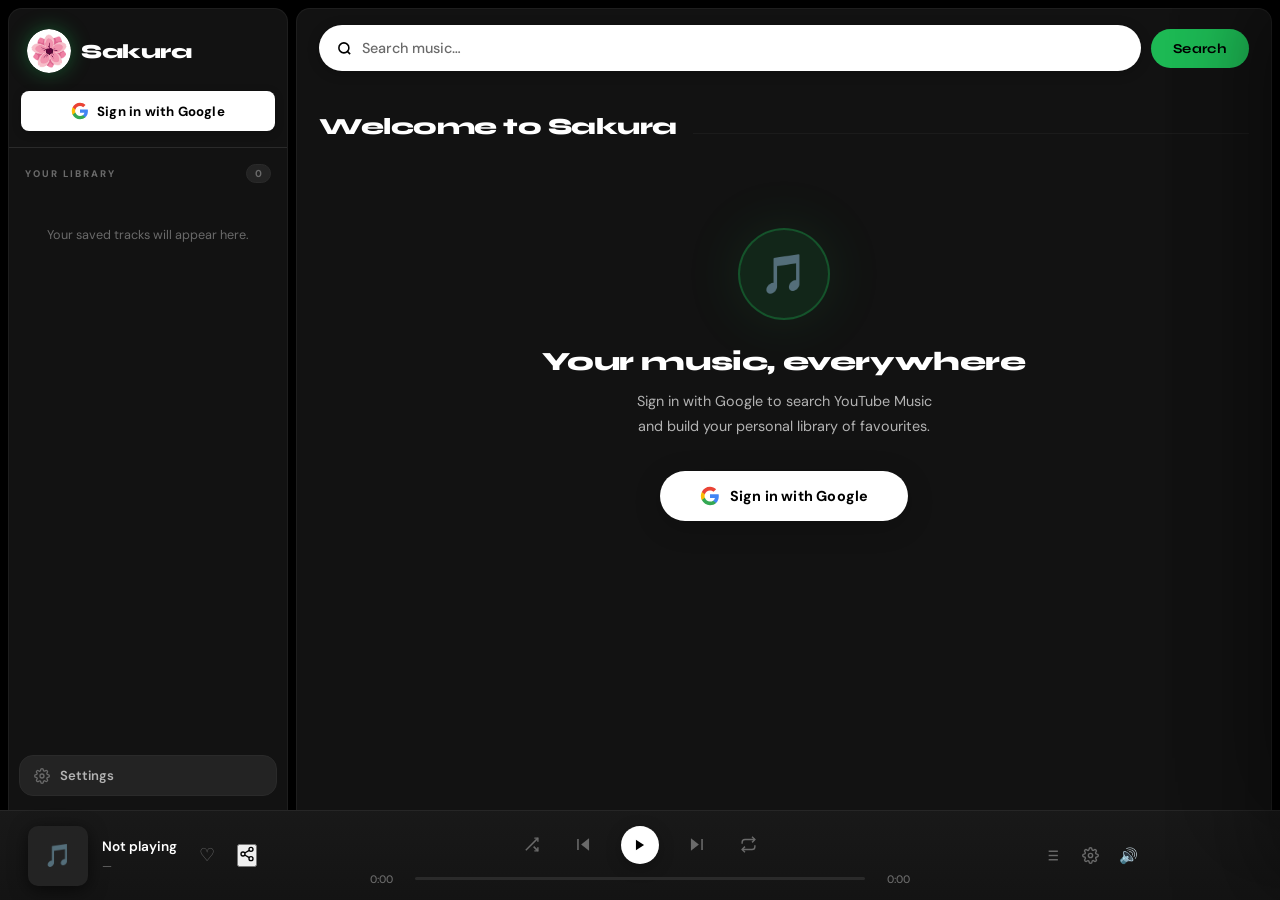
<file: index.html>
<!DOCTYPE html>
<html lang="en" data-theme="dark">
<head>
<meta charset="UTF-8">
<link rel="icon" type="image/x-icon" href="logo.ico">
<meta name="viewport" content="width=device-width, initial-scale=1.0, viewport-fit=cover">
<meta name="google-site-verification" content="SwSLOhc_oUvUXc-g6SFcaI8SxWZgE70KgNeLU3f_iBE" />
<meta name="mobile-web-app-capable" content="yes">
<meta name="apple-mobile-web-app-capable" content="yes">
<meta name="apple-mobile-web-app-status-bar-style" content="black-translucent">
<meta name="theme-color" content="#000000">
<title>Sakura</title>
<link href="https://fonts.googleapis.com/css2?family=Syne:wght@400;500;600;700;800&family=DM+Sans:ital,opsz,wght@0,9..40,300;0,9..40,400;0,9..40,500;0,9..40,600;0,9..40,700;1,9..40,300&display=swap" rel="stylesheet">
<link rel="stylesheet" href="style.css">
<script src="https://www.youtube.com/iframe_api"></script>
<script src="https://accounts.google.com/gsi/client" async defer></script>
<script src="config.js"></script>
</head>
<body>


<div class="player-loading-overlay" id="playerLoadingOverlay">
  <div class="player-loading-logo">
    <img src="logopng.png" alt="Sakura">
  </div>
  <div class="player-loading-text">Sakura</div>
  <div class="player-loading-dots">
    <span></span><span></span><span></span>
  </div>
</div>


<div class="toast" id="toast"></div>


<div class="settings-overlay" id="settingsOverlay" onclick="closeSettings()"></div>

<div class="settings-panel" id="settingsPanel">
  <div class="settings-header">
    <div class="settings-title">⚙️ Settings</div>
    <button class="settings-close" onclick="closeSettings()" aria-label="Close settings">✕</button>
  </div>

  <div class="settings-body">


    <div class="settings-section">
      <div class="settings-section-title">Appearance</div>
      <div class="theme-selector">
        <label class="theme-option">
          <input type="radio" name="theme" value="dark" id="themeDark" checked onchange="setTheme('dark')">
          <div class="theme-preview theme-preview-dark">
            <div class="theme-preview-header">
              <div class="theme-preview-dot"></div>
            </div>
            <div class="theme-preview-lines">
              <div class="theme-preview-line"></div>
              <div class="theme-preview-line short"></div>
            </div>
            <div class="theme-preview-label">Dark</div>
          </div>
          <div class="theme-check">✓</div>
        </label>
        <label class="theme-option">
          <input type="radio" name="theme" value="light" id="themeLight" onchange="setTheme('light')">
          <div class="theme-preview theme-preview-light">
            <div class="theme-preview-header">
              <div class="theme-preview-dot"></div>
            </div>
            <div class="theme-preview-lines">
              <div class="theme-preview-line"></div>
              <div class="theme-preview-line short"></div>
            </div>
            <div class="theme-preview-label">Light</div>
          </div>
          <div class="theme-check">✓</div>
        </label>
      </div>
    </div>


    <div class="settings-section">
      <div class="settings-section-title">Accent Color</div>
      <div class="color-pickers">
        <div class="color-dot active" style="background:#1DB954" data-color="green" title="Sakura Green" onclick="setAccent(this,'#1DB954','#1ed760','rgba(29,185,84,0.12)','rgba(29,185,84,0.3)')"></div>
        <div class="color-dot" style="background:#e8457a" data-color="pink" title="Sakura Pink" onclick="setAccent(this,'#e8457a','#d63870','rgba(232,69,122,0.12)','rgba(232,69,122,0.3)')"></div>
        <div class="color-dot" style="background:#7c6af7" data-color="violet" title="Violet" onclick="setAccent(this,'#7c6af7','#6e5eed','rgba(124,106,247,0.12)','rgba(124,106,247,0.3)')"></div>
        <div class="color-dot" style="background:#e8a020" data-color="gold" title="Gold" onclick="setAccent(this,'#e8a020','#d49018','rgba(232,160,32,0.12)','rgba(232,160,32,0.3)')"></div>
        <div class="color-dot" style="background:#20b8e8" data-color="sky" title="Sky Blue" onclick="setAccent(this,'#20b8e8','#18a8d8','rgba(32,184,232,0.12)','rgba(32,184,232,0.3)')"></div>
      </div>
    </div>


    <div class="settings-section">
      <div class="settings-section-title">Playback</div>
      <div class="settings-row">
        <div class="settings-row-info">
          <div class="settings-row-label">Crossfade</div>
          <div class="settings-row-desc">Smooth transition between tracks</div>
        </div>
        <label class="toggle-switch">
          <input type="checkbox" id="crossfadeToggle">
          <span class="toggle-slider"></span>
        </label>
      </div>
      <div class="settings-row">
        <div class="settings-row-info">
          <div class="settings-row-label">Autoplay</div>
          <div class="settings-row-desc">Continue playing similar songs</div>
        </div>
        <label class="toggle-switch">
          <input type="checkbox" id="autoplayToggle" checked>
          <span class="toggle-slider"></span>
        </label>
      </div>
      <div class="settings-row">
        <div class="settings-row-info">
          <div class="settings-row-label">Normalize Volume</div>
          <div class="settings-row-desc">Keep consistent loudness across tracks</div>
        </div>
        <label class="toggle-switch">
          <input type="checkbox" id="normalizeToggle" checked>
          <span class="toggle-slider"></span>
        </label>
      </div>
    </div>


    <div class="settings-section">
      <div class="settings-section-title">Equalizer Preset</div>
      <div class="eq-presets">
        <button class="eq-preset-btn active" onclick="setEqPreset(this)">Flat</button>
        <button class="eq-preset-btn" onclick="setEqPreset(this)">Bass Boost</button>
        <button class="eq-preset-btn" onclick="setEqPreset(this)">Treble</button>
        <button class="eq-preset-btn" onclick="setEqPreset(this)">Vocal</button>
        <button class="eq-preset-btn" onclick="setEqPreset(this)">Electronic</button>
        <button class="eq-preset-btn" onclick="setEqPreset(this)">Acoustic</button>
      </div>
    </div>


    <div class="settings-section">
      <div class="settings-section-title">Display</div>
      <div class="settings-row">
        <div class="settings-row-info">
          <div class="settings-row-label">Show track numbers</div>
        </div>
        <label class="toggle-switch">
          <input type="checkbox" id="trackNumToggle" checked>
          <span class="toggle-slider"></span>
        </label>
      </div>
      <div class="settings-row">
        <div class="settings-row-info">
          <div class="settings-row-label">Compact library view</div>
        </div>
        <label class="toggle-switch">
          <input type="checkbox" id="compactToggle">
          <span class="toggle-slider"></span>
        </label>
      </div>
      <div class="settings-row">
        <div class="settings-row-info">
          <div class="settings-row-label">Grid columns</div>
          <div class="settings-row-desc">Cards per row on desktop</div>
        </div>
        <select class="settings-hot">
          <option>Auto</option>
          <option>3 columns</option>
          <option>4 columns</option>
          <option>5 columns</option>
        </select>
      </div>
    </div>

  </div>

  <class class="settings-footer">
    <div class="settings-version">Sakura Music v2.1· Built with ♡</div>
   <div class="settings-version"> <hr href="www.linkedin.com/in/adhithyaa-kumar-s-830518279" class="settings-version">
    Developed by S Adhithyaa Kumar</div>
    <div class="settings-links">
      <a href="/privacy.html">Privacy</a>
      <a href="/terms.html">Terms</a>
    </div>
  </div>
</div>


<div class="now-playing-sheet" id="npSheet">
  <div class="np-sheet-header">
    <button class="np-close-btn" id="npCloseBtn" aria-label="Close">⌄</button>
    <div class="np-sheet-label">Now Playing</div>
    <button class="np-ctrl-btn" id="npQueueBtn" title="Your Library"
            style="min-width:36px;min-height:36px;padding:6px;">
      <svg width="18" height="18" viewBox="0 0 24 24" fill="none" stroke="currentColor" stroke-width="2">
        <line x1="8" y1="6"  x2="21" y2="6"/>
        <line x1="8" y1="12" x2="21" y2="12"/>
        <line x1="8" y1="18" x2="21" y2="18"/>
        <line x1="3" y1="6"  x2="3.01" y2="6"/>
        <line x1="3" y1="12" x2="3.01" y2="12"/>
        <line x1="3" y1="18" x2="3.01" y2="18"/>
      </svg>
    </button>
  </div>

  <div class="np-art-big" id="npArtBig">🎵</div>

  <div class="np-meta">
    <div class="np-meta-text">
      <div class="np-meta-title"   id="npMetaTitle">Nothing playing</div>
      <div class="np-meta-channel" id="npMetaChannel">—</div>
    </div>
    <button class="np-heart" id="npHeartBtn" aria-label="Save to library">♡</button>
    <button class="np-share" id="npShareBtn" aria-label="Share song" title="Share">
      <svg width="18" height="18" viewBox="0 0 24 24" fill="none" stroke="currentColor" stroke-width="2">
        <circle cx="18" cy="5" r="3"/>
        <circle cx="6" cy="12" r="3"/>
        <circle cx="18" cy="19" r="3"/>
        <line x1="8.59" y1="13.51" x2="15.42" y2="17.49"/>
        <line x1="15.41" y1="6.51" x2="8.59" y2="10.49"/>
      </svg>
    </button>
  </div>

  <div class="np-progress">
    <div class="np-progress-bar" id="npProgressBar" role="slider" aria-label="Seek">
      <div class="np-progress-fill" id="npProgressFill" style="width:0%">
        <div class="np-progress-thumb"></div>
      </div>
    </div>
    <div class="np-times">
      <span id="npCurrentTime">0:00</span>
      <span id="npTotalTime">0:00</span>
    </div>
  </div>

  <div class="np-ctrl-buttons">
    <button class="np-ctrl-btn" id="npShuffleBtn" title="Shuffle">
      <svg width="20" height="20" viewBox="0 0 24 24" fill="none" stroke="currentColor" stroke-width="2">
        <polyline points="16 3 21 3 21 8"/>
        <line x1="4" y1="20" x2="21" y2="3"/>
        <polyline points="21 16 21 21 16 21"/>
        <line x1="15" y1="15" x2="21" y2="21"/>
      </svg>
    </button>
    <button class="np-ctrl-btn" id="npPrevBtn" aria-label="Previous">
      <svg width="26" height="26" viewBox="0 0 24 24" fill="currentColor">
        <polygon points="19 20 9 12 19 4 19 20"/>
        <line x1="5" y1="19" x2="5" y2="5" stroke="currentColor" stroke-width="2"/>
      </svg>
    </button>
    <button class="np-play-btn" id="npPlayBtn" aria-label="Play / Pause">
      <svg id="npPlayIcon" width="24" height="24" viewBox="0 0 24 24" fill="currentColor">
        <polygon points="5 3 19 12 5 21 5 3"/>
      </svg>
    </button>
    <button class="np-ctrl-btn" id="npNextBtn" aria-label="Next">
      <svg width="26" height="26" viewBox="0 0 24 24" fill="currentColor">
        <polygon points="5 4 15 12 5 20 5 4"/>
        <line x1="19" y1="5" x2="19" y2="19" stroke="currentColor" stroke-width="2"/>
      </svg>
    </button>
    <button class="np-ctrl-btn" id="npRepeatBtn" title="Repeat">
      <svg width="20" height="20" viewBox="0 0 24 24" fill="none" stroke="currentColor" stroke-width="2">
        <polyline points="17 1 21 5 17 9"/>
        <path d="M3 11V9a4 4 0 0 1 4-4h14"/>
        <polyline points="7 23 3 19 7 15"/>
        <path d="M21 13v2a4 4 0 0 1-4 4H3"/>
      </svg>
    </button>
  </div>

  <div class="np-volume-row">
    <span class="np-vol-icon">🔈</span>
    <div class="np-vol-bar" id="npVolBar">
      <div class="np-vol-fill" id="npVolFill" style="width:70%"></div>
    </div>
    <span class="np-vol-icon">🔊</span>
  </div>
</div>


<div class="playlist-panel-mobile" id="playlistPanelMobile">
  <div class="ppm-header">
    <div class="ppm-title">Your Library</div>
    <button class="ppm-close" id="ppmClose" aria-label="Close">⌄</button>
  </div>
  <div class="ppm-body" id="ppmBody">
    <div class="pp-empty">Save songs to build your library.</div>
  </div>
</div>


<div class="app-shell">
  <div class="desktop-body">


    <aside class="sidebar">
      <div class="logo">
        <div class="logo-icon">
    
          <img src="logopng.png" width="25" height="25">
        </div>
        Sakura
      </div>

      <div class="sidebar-label" style="padding: 8px 14px 4px;">Your Library</div>
      <div class="playlist-list" id="playlistList">
        <div class="sidebar-empty">Your saved tracks will appear here.</div>
      </div>

      <button class="sidebar-settings-btn" onclick="openSettings()">
        <svg width="16" height="16" viewBox="0 0 24 24" fill="none" stroke="currentColor" stroke-width="2">
          <circle cx="12" cy="12" r="3"/>
          <path d="M19.4 15a1.65 1.65 0 0 0 .33 1.82l.06.06a2 2 0 0 1-2.83 2.83l-.06-.06a1.65 1.65 0 0 0-1.82-.33 1.65 1.65 0 0 0-1 1.51V21a2 2 0 0 1-4 0v-.09A1.65 1.65 0 0 0 9 19.4a1.65 1.65 0 0 0-1.82.33l-.06.06a2 2 0 0 1-2.83-2.83l.06-.06A1.65 1.65 0 0 0 4.68 15a1.65 1.65 0 0 0-1.51-1H3a2 2 0 0 1 0-4h.09A1.65 1.65 0 0 0 4.6 9a1.65 1.65 0 0 0-.33-1.82l-.06-.06a2 2 0 0 1 2.83-2.83l.06.06A1.65 1.65 0 0 0 9 4.68a1.65 1.65 0 0 0 1-1.51V3a2 2 0 0 1 4 0v.09a1.65 1.65 0 0 0 1 1.51 1.65 1.65 0 0 0 1.82-.33l.06-.06a2 2 0 0 1 2.83 2.83l-.06.06A1.65 1.65 0 0 0 19.4 9a1.65 1.65 0 0 0 1.51 1H21a2 2 0 0 1 0 4h-.09a1.65 1.65 0 0 0-1.51 1z"/>
        </svg>
        Settings
      </button>
    </aside>


    <main class="main" id="searchView">
      <div class="topbar" id="topbar">
        <div class="topbar-row">
          <div class="mobile-logo" aria-hidden="true">
            <div class="mobile-logo-icon">
  
              <img src="logopng.png" width="25" height="25">
            </div>
            <span class="mobile-logo-text">Sakura</span>
          </div>
          <div class="search-container">
            <div class="search-wrap">
              <svg width="15" height="15" viewBox="0 0 24 24" fill="none"
                   stroke="currentColor" stroke-width="2.5">
                <circle cx="11" cy="11" r="8"/>
                <line x1="21" y1="21" x2="16.65" y2="16.65"/>
              </svg>
              <input type="text" id="searchInput" placeholder="Search music…"
                     autocomplete="off" spellcheck="false" aria-label="Search music">
            </div>
            <div class="suggestions-box" id="suggestionsBox" role="listbox"></div>
          </div>
          <button class="search-btn" id="searchBtn">Search</button>

          <button class="topbar-settings-btn" onclick="openSettings()" aria-label="Settings">
            <svg width="18" height="18" viewBox="0 0 24 24" fill="none" stroke="currentColor" stroke-width="2">
              <circle cx="12" cy="12" r="3"/>
              <path d="M19.4 15a1.65 1.65 0 0 0 .33 1.82l.06.06a2 2 0 0 1-2.83 2.83l-.06-.06a1.65 1.65 0 0 0-1.82-.33 1.65 1.65 0 0 0-1 1.51V21a2 2 0 0 1-4 0v-.09A1.65 1.65 0 0 0 9 19.4a1.65 1.65 0 0 0-1.82.33l-.06.06a2 2 0 0 1-2.83-2.83l.06-.06A1.65 1.65 0 0 0 4.68 15a1.65 1.65 0 0 0-1.51-1H3a2 2 0 0 1 0-4h.09A1.65 1.65 0 0 0 4.6 9a1.65 1.65 0 0 0-.33-1.82l-.06-.06a2 2 0 0 1 2.83-2.83l.06.06A1.65 1.65 0 0 0 9 4.68a1.65 1.65 0 0 0 1-1.51V3a2 2 0 0 1 4 0v.09a1.65 1.65 0 0 0 1 1.51 1.65 1.65 0 0 0 1.82-.33l.06-.06a2 2 0 0 1 2.83 2.83l-.06.06A1.65 1.65 0 0 0 19.4 9a1.65 1.65 0 0 0 1.51 1H21a2 2 0 0 1 0 4h-.09a1.65 1.65 0 0 0-1.51 1z"/>
            </svg>
          </button>
        </div>
      </div>

      <div class="content-area" id="contentArea">
        <div class="section-title" id="sectionTitle">Discover music</div>
        <div class="tracks-grid" id="tracksGrid">
          <div class="status-msg">Search for your favourite music 🌸</div>
        </div>
      </div>
    </main>


    <div class="library-mobile" id="libraryView" style="display:none;">
      <div class="sidebar-label"
           style="padding:calc(16px + var(--safe-top)) 20px 10px;
                  font-size:0.65rem;font-weight:700;letter-spacing:2px;
                  color:var(--text3);text-transform:uppercase;">
        Your Library
      </div>
      <div class="playlist-list" id="playlistListMobile">
        <div class="sidebar-empty">Your saved tracks will appear here.</div>
      </div>
    </div>

  </div>


  <div class="mini-player" id="miniPlayer" style="display:none;">
    <div class="mini-art" id="miniArt">🎵</div>
    <div class="mini-text">
      <div class="mini-title"   id="miniTitle">Not playing</div>
      <div class="mini-channel" id="miniChannel">—</div>
    </div>
    <div class="mini-controls">
      <button class="mini-skip-btn" id="miniPrevBtn" aria-label="Previous">
        <svg width="18" height="18" viewBox="0 0 24 24" fill="currentColor">
          <polygon points="19 20 9 12 19 4 19 20"/>
          <rect x="5" y="4" width="2" height="16" fill="currentColor"/>
        </svg>
      </button>
      <button class="mini-play-btn" id="miniPlayBtn" aria-label="Play / Pause">
        <svg id="miniPlayIcon" width="14" height="14" viewBox="0 0 24 24" fill="currentColor">
          <polygon points="5 3 19 12 5 21 5 3"/>
        </svg>
      </button>
      <button class="mini-skip-btn" id="miniNextBtn" aria-label="Next">
        <svg width="18" height="18" viewBox="0 0 24 24" fill="currentColor">
          <polygon points="5 4 15 12 5 20 5 4"/>
          <rect x="17" y="4" width="2" height="16" fill="currentColor"/>
        </svg>
      </button>
    </div>
  </div>


  <div class="player-bar" id="playerBar">

    <div class="now-playing-info">
      <div class="np-art" id="npArt">🎵</div>
      <div class="np-text">
        <div class="np-title"   id="npTitle">Not playing</div>
        <div class="np-channel" id="npChannel">—</div>
      </div>
      <button class="heart-btn" id="heartBtn" aria-label="Save to library">♡</button>
      <button class="share-btn" id="shareBtn" aria-label="Share song" title="Share">
        <svg width="16" height="16" viewBox="0 0 24 24" fill="none" stroke="currentColor" stroke-width="2">
          <circle cx="18" cy="5" r="3"/>
          <circle cx="6" cy="12" r="3"/>
          <circle cx="18" cy="19" r="3"/>
          <line x1="8.59" y1="13.51" x2="15.42" y2="17.49"/>
          <line x1="15.41" y1="6.51" x2="8.59" y2="10.49"/>
        </svg>
      </button>
    </div>


    <div class="player-controls">
      <div class="ctrl-buttons">
        <button class="ctrl-btn" id="shuffleBtn" title="Shuffle">
          <svg width="17" height="17" viewBox="0 0 24 24" fill="none" stroke="currentColor" stroke-width="2">
            <polyline points="16 3 21 3 21 8"/>
            <line x1="4" y1="20" x2="21" y2="3"/>
            <polyline points="21 16 21 21 16 21"/>
            <line x1="15" y1="15" x2="21" y2="21"/>
          </svg>
        </button>
        <button class="ctrl-btn" id="prevBtn" aria-label="Previous">
          <svg width="19" height="19" viewBox="0 0 24 24" fill="currentColor">
            <polygon points="19 20 9 12 19 4 19 20"/>
            <line x1="5" y1="19" x2="5" y2="5" stroke="currentColor" stroke-width="2"/>
          </svg>
        </button>
        <button class="play-btn" id="playPauseBtn" aria-label="Play / Pause">
          <svg id="playIcon" width="14" height="14" viewBox="0 0 24 24" fill="currentColor">
            <polygon points="5 3 19 12 5 21 5 3"/>
          </svg>
        </button>
        <button class="ctrl-btn" id="nextBtn" aria-label="Next">
          <svg width="19" height="19" viewBox="0 0 24 24" fill="currentColor">
            <polygon points="5 4 15 12 5 20 5 4"/>
            <line x1="19" y1="5" x2="19" y2="19" stroke="currentColor" stroke-width="2"/>
          </svg>
        </button>
        <button class="ctrl-btn" id="repeatBtn" title="Repeat">
          <svg width="17" height="17" viewBox="0 0 24 24" fill="none" stroke="currentColor" stroke-width="2">
            <polyline points="17 1 21 5 17 9"/>
            <path d="M3 11V9a4 4 0 0 1 4-4h14"/>
            <polyline points="7 23 3 19 7 15"/>
            <path d="M21 13v2a4 4 0 0 1-4 4H3"/>
          </svg>
        </button>
      </div>
      <div class="progress-row">
        <span class="time-label"       id="currentTime">0:00</span>
        <div class="progress-bar" id="progressBar" role="slider" aria-label="Seek">
          <div class="progress-fill" id="progressFill" style="width:0%">
            <div class="progress-thumb"></div>
          </div>
        </div>
        <span class="time-label right" id="totalTime">0:00</span>
      </div>
    </div>


    <div class="volume-section">
      <button class="queue-btn" id="queueBtn" title="Your Library">
        <svg width="17" height="17" viewBox="0 0 24 24" fill="none" stroke="currentColor" stroke-width="2">
          <line x1="8" y1="6"  x2="21" y2="6"/>
          <line x1="8" y1="12" x2="21" y2="12"/>
          <line x1="8" y1="18" x2="21" y2="18"/>
          <line x1="3" y1="6"  x2="3.01" y2="6"/>
          <line x1="3" y1="12" x2="3.01" y2="12"/>
          <line x1="3" y1="18" x2="3.01" y2="18"/>
        </svg>
      </button>
      <button class="player-settings-btn" onclick="openSettings()" title="Settings">
        <svg width="17" height="17" viewBox="0 0 24 24" fill="none" stroke="currentColor" stroke-width="2">
          <circle cx="12" cy="12" r="3"/>
          <path d="M19.4 15a1.65 1.65 0 0 0 .33 1.82l.06.06a2 2 0 0 1-2.83 2.83l-.06-.06a1.65 1.65 0 0 0-1.82-.33 1.65 1.65 0 0 0-1 1.51V21a2 2 0 0 1-4 0v-.09A1.65 1.65 0 0 0 9 19.4a1.65 1.65 0 0 0-1.82.33l-.06.06a2 2 0 0 1-2.83-2.83l.06-.06A1.65 1.65 0 0 0 4.68 15a1.65 1.65 0 0 0-1.51-1H3a2 2 0 0 1 0-4h.09A1.65 1.65 0 0 0 4.6 9a1.65 1.65 0 0 0-.33-1.82l-.06-.06a2 2 0 0 1 2.83-2.83l.06.06A1.65 1.65 0 0 0 9 4.68a1.65 1.65 0 0 0 1-1.51V3a2 2 0 0 1 4 0v.09a1.65 1.65 0 0 0 1 1.51 1.65 1.65 0 0 0 1.82-.33l.06-.06a2 2 0 0 1 2.83 2.83l-.06.06A1.65 1.65 0 0 0 19.4 9a1.65 1.65 0 0 0 1.51 1H21a2 2 0 0 1 0 4h-.09a1.65 1.65 0 0 0-1.51 1z"/>
        </svg>
      </button>
      <button class="vol-icon" id="volIcon" aria-label="Mute / Unmute">🔊</button>
      <div class="vol-bar" id="volBar" role="slider" aria-label="Volume">
        <div class="vol-fill" id="volFill" style="width:70%"></div>
      </div>
    </div>
  </div>


  <div class="tab-bar">
    <div class="tab-bar-inner">
      <button class="tab-btn active" id="tabSearch" onclick="switchTab('search')">
        <svg width="20" height="20" viewBox="0 0 24 24" fill="none" stroke="currentColor" stroke-width="2">
          <circle cx="11" cy="11" r="8"/>
          <line x1="21" y1="21" x2="16.65" y2="16.65"/>
        </svg>
        Search
      </button>
      <button class="tab-btn" id="tabLibrary" onclick="switchTab('library')">
        <svg width="20" height="20" viewBox="0 0 24 24" fill="none" stroke="currentColor" stroke-width="2">
          <path d="M3 6h18M3 12h18M3 18h11"/>
        </svg>
        Library
      </button>
    </div>
  </div>

</div>


<div id="player"></div>


<div class="playlist-panel" id="playlistPanel">
  <div class="pp-header">
    <div class="pp-title-row">
      <div class="pp-title">Your Library</div>
      <div class="pp-count" id="ppCount">0 tracks</div>
    </div>
    <button class="pp-close" id="ppClose" aria-label="Close">✕</button>
  </div>
  <div class="pp-body" id="ppBody">
    <div class="pp-empty">No tracks saved yet.<br>Search and save songs to build your queue.</div>
  </div>
</div>

<script src="script.js"></script>


<script>
(function() {
  const saved = localStorage.getItem('sakura-theme') || 'dark';
  applyTheme(saved);

  const savedAccent = JSON.parse(localStorage.getItem('sakura-accent') || 'null');
  if (savedAccent) {
    applyAccentVars(savedAccent);
    document.querySelectorAll('.color-dot').forEach(d => {
      d.classList.toggle('active', d.dataset.color === savedAccent.name);
    });
  }

  function applyTheme(theme) {
    document.documentElement.setAttribute('data-theme', theme);
    const radio = document.getElementById('theme' + theme.charAt(0).toUpperCase() + theme.slice(1));
    if (radio) radio.checked = true;
    const meta = document.querySelector('meta[name="theme-color"]');
    if (meta) meta.content = theme === 'dark' ? '#000000' : '#fff5f8';
  }

  window.setTheme = function(theme) {
    applyTheme(theme);
    localStorage.setItem('sakura-theme', theme);
  };

  function applyAccentVars(a) {
    const root = document.documentElement;
    root.style.setProperty('--accent', a.main);
    root.style.setProperty('--accent-hover', a.hover);
    root.style.setProperty('--accent-dim', a.dim);
    root.style.setProperty('--accent-glow', a.glow);
    root.style.setProperty('--green', a.main);
    root.style.setProperty('--green-hover', a.hover);
    root.style.setProperty('--green-dim', a.dim);
    root.style.setProperty('--green-glow', a.glow);
  }

  window.setAccent = function(el, main, hover, dim, glow) {
    document.querySelectorAll('.color-dot').forEach(d => d.classList.remove('active'));
    el.classList.add('active');
    const a = { name: el.dataset.color, main, hover, dim, glow };
    applyAccentVars(a);
    localStorage.setItem('sakura-accent', JSON.stringify(a));
  };

  window.setEqPreset = function(btn) {
    document.querySelectorAll('.eq-preset-btn').forEach(b => b.classList.remove('active'));
    btn.classList.add('active');
  };

  window.openSettings = function() {
    document.getElementById('settingsPanel').classList.add('open');
    document.getElementById('settingsOverlay').classList.add('open');
    document.body.style.overflow = 'hidden';
  };

  window.closeSettings = function() {
    document.getElementById('settingsPanel').classList.remove('open');
    document.getElementById('settingsOverlay').classList.remove('open');
    document.body.style.overflow = '';
  };

  document.addEventListener('keydown', function(e) {
    if (e.key === 'Escape') closeSettings();
  });
})();
</script>

</body>
</html>
</file>
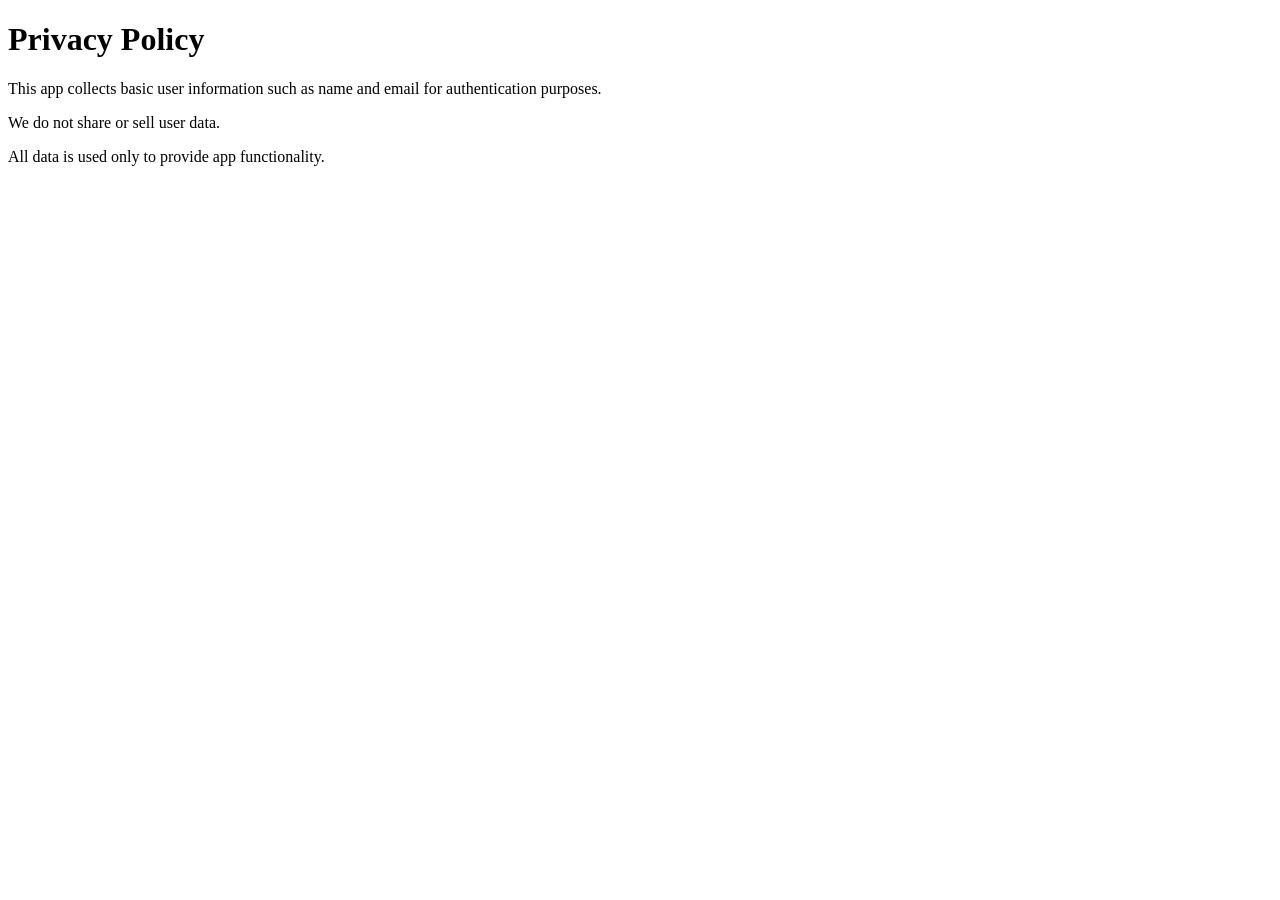
<file: privacy.html>
<!DOCTYPE html>
<html>
<head><title>Privacy Policy</title></head>
<body>
<h1>Privacy Policy</h1>
<p>This app collects basic user information such as name and email for authentication purposes.</p>
<p>We do not share or sell user data.</p>
<p>All data is used only to provide app functionality.</p>
</body>
</html>
</file>
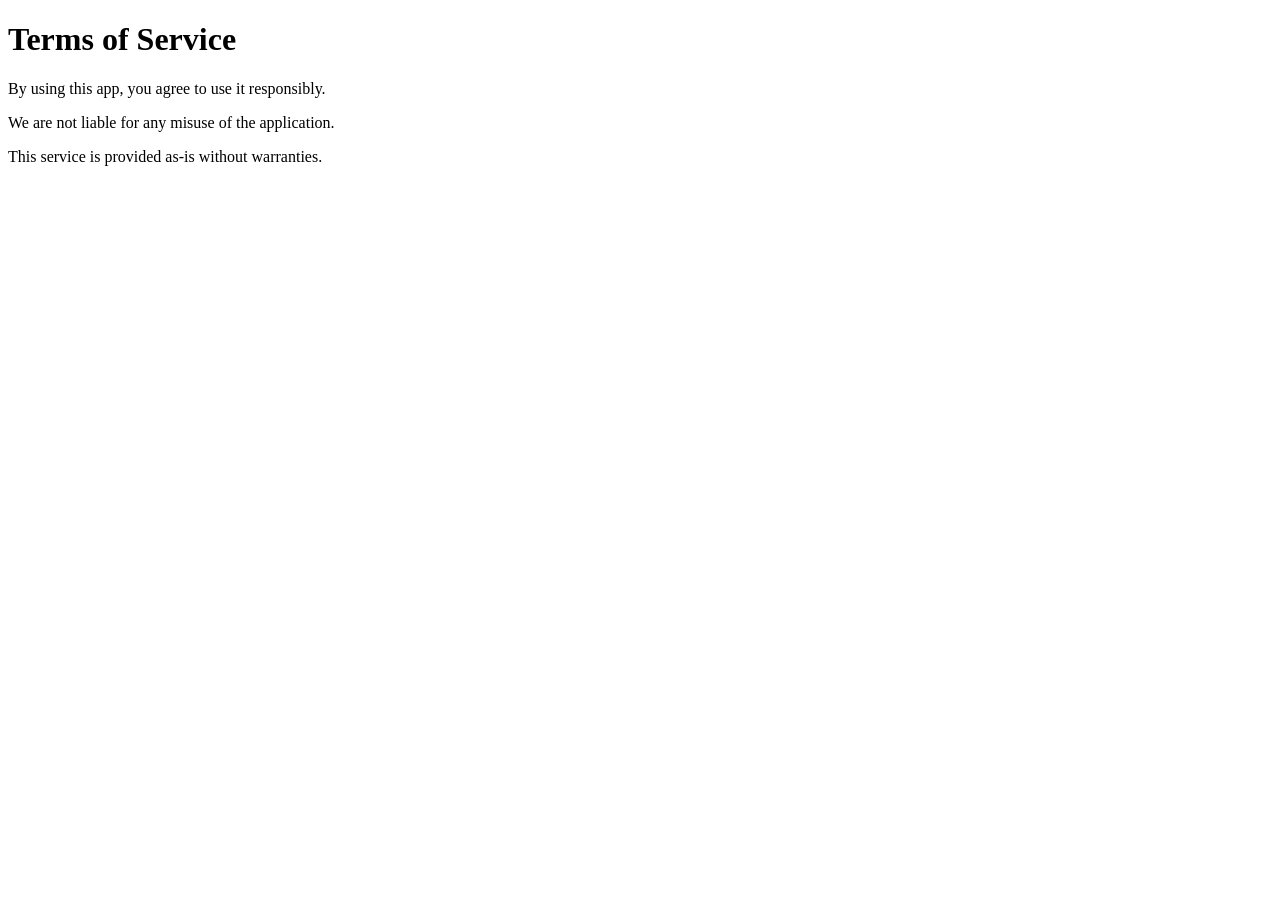
<file: terms.html>
<!DOCTYPE html>
<html>
<head><title>Terms of Service</title></head>
<body>
<h1>Terms of Service</h1>
<p>By using this app, you agree to use it responsibly.</p>
<p>We are not liable for any misuse of the application.</p>
<p>This service is provided as-is without warranties.</p>
</body>
</html>
</file>
<file: style.css>
@import url('https://fonts.googleapis.com/css2?family=Syne:wght@400;500;600;700;800&family=DM+Sans:ital,opsz,wght@0,9..40,300;0,9..40,400;0,9..40,500;0,9..40,600;0,9..40,700;1,9..40,300&display=swap');

:root,
[data-theme="dark"] {
  --bg:           #000000;
  --sidebar-bg:   #121212;
  --surface:      #181818;
  --surface2:     #232323;
  --surface3:     #2a2a2a;
  --surface4:     #333333;
  --border:       #2a2a2a;
  --accent:       #1DB954;
  --accent-hover: #1ed760;
  --accent-dim:   rgba(29,185,84,0.12);
  --accent-glow:  rgba(29,185,84,0.3);
  --text:         #ffffff;
  --text2:        #b3b3b3;
  --text3:        #6a6a6a;
  --danger:       #e85d6a;
  --search-bg:    #ffffff;
  --search-text:  #000000;
  --search-icon:  #000000;
  --player-bg:    linear-gradient(180deg,#1a1a1a 0%,#141414 100%);
  --player-border:#262626;
  --tab-bg:       #0a0a0a;
  --tab-border:   #1e1e1e;
  --mini-bg:      #1c1c1c;
  --mini-border:  #2d2d2d;
  --np-sheet-bg:  linear-gradient(180deg,#1a3020 0%,#0d1a10 40%,#000 100%);
  --pp-bg:        #1a1a1a;
  --shimmer-base: #1e1e1e;
  --shimmer-shine:#2c2c2c;
  --logo-glow:    rgba(29,185,84,0.4);
  --card-hover-bg:#2a2a2a;
  --card-shadow:  rgba(0,0,0,0.6);
  --settings-bg:  #1c1c1c;
  --toggle-off:   #3a3a3a;
  --section-divider: rgba(255,255,255,0.04);
}

[data-theme="light"] {
  --bg:           #f8e7ce;
  --sidebar-bg:   #fff7fa;
  --surface:      #ffffff;
  --surface2:     #ffedf4;
  --surface3:     #ffdbe8;
  --surface4:     #ffc9d9;
  --border:       #f0c6d4;
  --accent:       #e8457a;
  --accent-hover: #d63870;
  --accent-dim:   rgba(232,69,122,0.09);
  --accent-glow:  rgba(232,69,122,0.22);
  --text:         #180910;
  --text2:        #5a3045;
  --text3:        #ac7a96;
  --danger:       #e85d6a;
  --search-bg:    #ffffff;
  --search-text:  #180910;
  --search-icon:  #ac7a96;
  --player-bg:    linear-gradient(180deg,#fff5f9 0%,#ffedf5 100%);
  --player-border:#f0c6d4;
  --tab-bg:       #fff7fa;
  --tab-border:   #f0c6d4;
  --mini-bg:      #ffffff;
  --mini-border:  #f0c6d4;
  --np-sheet-bg:  linear-gradient(180deg,#ffd6e9 0%,#fff0f6 40%,#fdf2f6 100%);
  --pp-bg:        #fff7fa;
  --shimmer-base: #fce8f0;
  --shimmer-shine:#fff4f8;
  --logo-glow:    rgba(232,69,122,0.35);
  --card-hover-bg:#fff5f9;
  --card-shadow:  rgba(180,60,100,0.12);
  --settings-bg:  #ffffff;
  --toggle-off:   #e5ccd8;
  --section-divider: rgba(232,69,122,0.05);
}

:root {
  --green:        var(--accent);
  --green-hover:  var(--accent-hover);
  --green-dim:    var(--accent-dim);
  --green-glow:   var(--accent-glow);
  --player-h:     90px;
  --sidebar-w:    280px;
  --tab-h:        64px;
  --safe-bottom:  env(safe-area-inset-bottom, 0px);
  --safe-top:     env(safe-area-inset-top, 0px);
  --radius:       8px;
  --radius-lg:    14px;
  --radius-xl:    18px;
  --transition:   0.18s cubic-bezier(0.4,0,0.2,1);
}

*, *::before, *::after {
  box-sizing: border-box; margin: 0; padding: 0;
  -webkit-tap-highlight-color: transparent;
}
html { height: 100%; }
body {
  background: var(--bg);
  color: var(--text);
  font-family: 'DM Sans', sans-serif;
  height: 100%;
  overflow: hidden;
  position: fixed;
  width: 100%;
  display: flex;
  flex-direction: column;
  -webkit-font-smoothing: antialiased;
  -moz-osx-font-smoothing: grayscale;
  transition: background 0.3s ease, color 0.3s ease;
}

[data-theme="light"] body {
  background:
    radial-gradient(ellipse 80% 60% at 10% -10%, rgba(255,180,210,0.22) 0%, transparent 55%),
    radial-gradient(ellipse 60% 50% at 90% 110%, rgba(255,140,190,0.18) 0%, transparent 55%),
    radial-gradient(ellipse 50% 40% at 50% 50%, rgba(255,220,235,0.12) 0%, transparent 70%),
    linear-gradient(160deg, #fef3f8 0%, #fdf0f5 40%, #fef5f9 70%, #fdf2f6 100%);
}

#player {
  position: fixed; top: -9999px; left: -9999px;
  width: 1px; height: 1px; opacity: 0; pointer-events: none;
}

.toast {
  position: fixed;
  bottom: calc(var(--player-h) + 22px);
  left: 50%;
  transform: translateX(-50%) translateY(10px);
  background: var(--surface2);
  border: 1px solid var(--border);
  color: var(--text);
  font-size: 0.81rem; font-weight: 600;
  padding: 10px 20px;
  border-radius: 999px;
  z-index: 9999;
  opacity: 0;
  transition: opacity 0.22s ease, transform 0.22s ease;
  white-space: nowrap; pointer-events: none;
  box-shadow: 0 8px 32px rgba(0,0,0,0.2);
  letter-spacing: 0.2px;
}
.toast.show { opacity: 1; transform: translateX(-50%) translateY(0); }

@keyframes shimmer {
  0%   { background-position: -600px 0; }
  100% { background-position:  600px 0; }
}
.shimmer {
  background: linear-gradient(90deg, var(--shimmer-base) 0%, var(--shimmer-shine) 40%, var(--shimmer-base) 80%);
  background-size: 600px 100%;
  animation: shimmer 1.4s infinite linear;
}
.skeleton-card { background: var(--surface); border-radius: var(--radius-lg); padding: 14px; overflow: hidden; }
.skeleton-thumb { width: 100%; aspect-ratio: 1; border-radius: var(--radius); margin-bottom: 12px; }
.skeleton-line { height: 12px; border-radius: 6px; margin-bottom: 8px; }
.skeleton-line.short { width: 65%; }
.skeleton-line.shorter { width: 45%; margin-bottom: 0; }

.app-shell { display: flex; flex-direction: column; height: 100%; width: 100%; }
.desktop-body {
  display: flex; flex: 1; overflow: hidden;
  gap: 8px; padding: 8px 8px 0;
  background: var(--bg);
}

.sidebar {
  width: var(--sidebar-w);
  min-width: var(--sidebar-w);
  background: var(--sidebar-bg);
  border-radius: var(--radius-lg) var(--radius-lg) 0 0;
  display: flex; flex-direction: column;
  overflow: hidden; flex-shrink: 0;
  transition: background 0.3s ease;
  border: 1px solid var(--border);
  border-bottom: none;
}

[data-theme="light"] .sidebar {
  box-shadow:
    2px 0 0 0 rgba(232,69,122,0.04),
    0 0 40px rgba(232,69,122,0.06);
  background: linear-gradient(180deg, #fff8fb 0%, #fff4f8 100%);
}
[data-theme="dark"] .sidebar {
  border-color: #1e1e1e;
}

.logo {
  padding: 20px 18px 16px;
  display: flex; align-items: center; gap: 10px;
  font-family: 'Syne', sans-serif;
  font-size: 1.25rem; font-weight: 800;
  color: var(--text); letter-spacing: -0.5px;
  flex-shrink: 0;
}
.logo-icon {
  width: 44px; 
  height: 44px;   
  flex-shrink: 0;

  border-radius: 50%;
  overflow: hidden;

  display: flex;
  align-items: center;
  justify-content: center;

  box-shadow: 0 0 20px var(--logo-glow);
  transition: 0.3s;
}

.logo-icon img {
  width: 100%;
  height: 100%;
  object-fit: cover;   
  border-radius: 50%;  
}
.logo-icon:hover {
  box-shadow: 0 0 30px var(--logo-glow);
  transform: scale(1.08) rotate(-5deg);
}
.logo-icon svg { display: block; }
[data-theme="dark"] .logo-icon { background: #0d1a10; }
[data-theme="light"] .logo-icon { background: #fff0f4; }

.user-section {
  padding: 0 12px 14px;
  border-bottom: 1px solid var(--border);
  margin-bottom: 6px;
  flex-shrink: 0;
  transition: border-color 0.3s;
}
.user-logged-out { padding: 2px 0; }
.login-btn {
  display: flex; align-items: center; justify-content: center; gap: 8px;
  width: 100%;
  background: var(--text); color: var(--bg);
  border: none; border-radius: var(--radius);
  padding: 11px 14px;
  font-family: 'DM Sans', sans-serif;
  font-size: 0.83rem; font-weight: 700;
  cursor: pointer; letter-spacing: 0.2px;
  transition: background 0.15s, transform 0.1s, opacity 0.15s;
  box-shadow: 0 2px 10px rgba(0,0,0,0.2);
}
.login-btn:hover { opacity: 0.88; }
.login-btn:active { transform: scale(0.97); }
.login-btn svg { flex-shrink: 0; }

.user-logged-in { display: none; align-items: center; gap: 10px; padding: 4px 2px; }
.user-avatar {
  width: 34px; height: 34px; border-radius: 50%;
  background: var(--surface3); flex-shrink: 0; overflow: hidden;
  display: flex; align-items: center; justify-content: center;
  font-size: 0.9rem; font-weight: 700; color: var(--text2);
  border: 2px solid transparent; transition: border-color 0.2s;
  cursor: pointer;
}
.user-avatar:hover { border-color: var(--accent); }
.user-avatar img { width: 100%; height: 100%; object-fit: cover; }
.user-info { flex: 1; min-width: 0; }
.user-name { font-size: 0.8rem; font-weight: 600; white-space: nowrap; overflow: hidden; text-overflow: ellipsis; color: var(--text); }
.sign-out-btn {
  background: none; border: none; cursor: pointer;
  color: var(--text3); font-size: 0.7rem;
  font-family: 'DM Sans', sans-serif; padding: 0;
  transition: color 0.15s; font-weight: 500;
}
.sign-out-btn:hover { color: var(--text2); text-decoration: underline; }

.sidebar-library-header {
  display: flex; align-items: center; justify-content: space-between;
  padding: 10px 16px 6px; flex-shrink: 0;
}
.sidebar-label {
  font-size: 0.6rem; font-weight: 800;
  letter-spacing: 2px; color: var(--text3); text-transform: uppercase;
}
.sidebar-count {
  font-size: 0.63rem; color: var(--text3);
  background: var(--surface2); padding: 2px 8px;
  border-radius: 999px; font-weight: 700;
  border: 1px solid var(--border);
}
.playlist-list {
  flex: 1; overflow-y: auto; padding: 2px 8px 12px;
  scrollbar-width: thin; scrollbar-color: var(--border) transparent;
}
.sidebar-empty {
  padding: 32px 16px; color: var(--text3);
  font-size: 0.79rem; text-align: center; line-height: 1.9;
}

.playlist-track {
  display: flex; align-items: center; gap: 10px;
  padding: 7px 8px; border-radius: var(--radius);
  cursor: pointer; transition: background var(--transition);
  position: relative; min-height: 56px;
}
.playlist-track:hover { background: var(--surface2); }
.playlist-track.active {
  background: var(--accent-dim);
  box-shadow: inset 3px 0 0 var(--accent);
}
.playlist-track.active .pt-title { color: var(--accent); }
.pt-thumb {
  width: 42px; height: 42px; border-radius: 8px;
  background: var(--surface3); flex-shrink: 0; overflow: hidden;
  display: flex; align-items: center; justify-content: center; font-size: 1rem;
  box-shadow: 0 2px 8px rgba(0,0,0,0.15);
}
.pt-thumb img { width: 100%; height: 100%; object-fit: cover; }
.pt-info { flex: 1; min-width: 0; }
.pt-title { font-size: 0.81rem; font-weight: 500; white-space: nowrap; overflow: hidden; text-overflow: ellipsis; transition: color 0.15s; }
.pt-channel { font-size: 0.7rem; color: var(--text3); white-space: nowrap; overflow: hidden; text-overflow: ellipsis; margin-top: 2px; }
.pt-delete {
  background: none; border: none; color: var(--text3); cursor: pointer;
  padding: 6px; border-radius: 4px; opacity: 0;
  transition: opacity 0.15s, color 0.15s;
  font-size: 0.75rem; flex-shrink: 0; line-height: 1; display: flex; align-items: center;
}
.playlist-track:hover .pt-delete { opacity: 1; }
.pt-delete:hover { color: var(--danger); }

.equalizer { display: flex; align-items: flex-end; gap: 2px; width: 14px; height: 14px; flex-shrink: 0; }
.eq-bar { width: 3px; background: var(--accent); border-radius: 1px; animation: eqAnim 0.7s ease-in-out infinite alternate; }
.eq-bar:nth-child(2) { animation-delay: 0.15s; }
.eq-bar:nth-child(3) { animation-delay: 0.3s; }
@keyframes eqAnim { from { height: 2px; } to { height: 13px; } }

.sidebar-settings-btn {
  margin: 0 10px 14px;
  padding: 11px 14px;
  display: flex; align-items: center; gap: 10px;
  background: var(--surface2);
  border: 1px solid var(--border);
  border-radius: var(--radius-lg);
  cursor: pointer; color: var(--text2);
  font-family: 'DM Sans', sans-serif;
  font-size: 0.82rem; font-weight: 600;
  transition: all 0.18s; flex-shrink: 0;
}
.sidebar-settings-btn:hover {
  background: var(--surface3);
  color: var(--text);
  border-color: var(--accent);
  box-shadow: 0 0 0 3px var(--accent-dim);
}
.sidebar-settings-btn svg { flex-shrink: 0; color: var(--text3); }
.sidebar-settings-btn:hover svg { color: var(--accent); }

.main {
  flex: 1; display: flex; flex-direction: column;
  overflow: hidden; background: var(--sidebar-bg);
  border-radius: var(--radius-lg) var(--radius-lg) 0 0;
  position: relative; transition: background 0.3s ease;
  border: 1px solid var(--border);
  border-bottom: none;
}

[data-theme="dark"] .main { border-color: #1e1e1e; }

[data-theme="light"] .main {
  background: transparent;
  border-color: rgba(232,69,122,0.1);
  box-shadow: inset 0 0 0 1px rgba(232,69,122,0.06);
}

.topbar {
  padding: 16px 22px 0;
  background: transparent;
  position: relative; z-index: 10; flex-shrink: 0;
  padding-top: calc(16px + var(--safe-top));
  transition: background 0.3s ease;
}
.topbar-row {
  display: flex; gap: 10px; align-items: center; padding-bottom: 16px;
}

.topbar::after {
  content: '';
  position: absolute; bottom: 0; left: 0; right: 0;
  height: 1px; background: var(--border);
  opacity: 0; transition: opacity 0.2s;
}
.topbar.scrolled::after { opacity: 1; }

.mobile-logo {
  display: none;
  font-family: 'Syne', sans-serif;
  font-size: 1.1rem; font-weight: 800; color: var(--text);
  align-items: center; gap: 8px; flex-shrink: 0;
}
.mobile-logo-text {
  display: inline;
}
.mobile-logo-icon {
  width: 30px; height: 30px; flex-shrink: 0;
  border-radius: 50%;
  display: flex; align-items: center; justify-content: center;
  box-shadow: 0 0 14px var(--logo-glow);
  overflow: hidden;
}
[data-theme="dark"] .mobile-logo-icon { background: #0d1a10; }
[data-theme="light"] .mobile-logo-icon { background: #fff0f4; }

.topbar-settings-btn {
  display: none;
  background: var(--surface2);
  border: 1px solid var(--border);
  border-radius: 50%;
  width: 40px; height: 40px;
  align-items: center; justify-content: center;
  cursor: pointer; color: var(--text2);
  flex-shrink: 0; transition: all 0.15s;
}
.topbar-settings-btn:hover {
  background: var(--surface3);
  color: var(--accent);
  border-color: var(--accent);
}

.search-container { flex: 1; position: relative; min-width: 0; }
.search-wrap {
  display: flex; align-items: center;
  background: var(--search-bg);
  border-radius: 999px;
  padding: 0 16px; gap: 10px;
  border: 2px solid transparent;
  transition: box-shadow 0.2s, border-color 0.2s, background 0.3s;
}
[data-theme="light"] .search-wrap {
  border: 2px solid var(--border);
  box-shadow: 0 2px 16px rgba(232,69,122,0.07), 0 1px 4px rgba(232,69,122,0.04);
}
[data-theme="dark"] .search-wrap {
  box-shadow: 0 2px 12px rgba(0,0,0,0.25);
}
.search-wrap:focus-within {
  box-shadow: 0 0 0 3px var(--accent-dim), 0 4px 20px rgba(0,0,0,0.08) !important;
  border-color: var(--accent);
}
.search-wrap svg { color: var(--search-icon); flex-shrink: 0; }
.search-wrap input {
  flex: 1; background: none; border: none; outline: none;
  color: var(--search-text); font-size: 0.9rem;
  font-family: 'DM Sans', sans-serif; padding: 12px 0; font-weight: 500;
  min-width: 0;
}
.search-wrap input::placeholder { color: var(--text3); }

.suggestions-box {
  position: absolute; top: calc(100% + 8px); left: 0; right: 0;
  background: var(--surface);
  border: 1px solid var(--border);
  border-radius: var(--radius-lg); overflow: hidden;
  z-index: 100; box-shadow: 0 20px 60px rgba(0,0,0,0.15); display: none;
  transition: background 0.3s;
}
.suggestions-box.open { display: block; }
.suggestion-item {
  display: flex; align-items: center; gap: 12px;
  padding: 12px 16px; cursor: pointer;
  transition: background 0.1s; font-size: 0.87rem; color: var(--text2);
}
.suggestion-item:hover { background: var(--surface2); color: var(--text); }
.suggestion-item svg { color: var(--text3); flex-shrink: 0; }
.suggestion-item span { white-space: nowrap; overflow: hidden; text-overflow: ellipsis; }

.search-btn {
  background: var(--accent);
  color: #fff;
  border: none;
  border-radius: 999px; padding: 11px 22px;
  font-weight: 700; font-size: 0.85rem; cursor: pointer;
  font-family: 'Syne', sans-serif; letter-spacing: 0.3px;
  transition: background 0.15s, transform 0.1s, box-shadow 0.2s;
  flex-shrink: 0; white-space: nowrap;
}
[data-theme="dark"] .search-btn { color: #000; }
.search-btn:hover {
  background: var(--accent-hover);
  box-shadow: 0 4px 18px var(--accent-glow);
}
.search-btn:active { transform: scale(0.96); }

.content-area {
  flex: 1; overflow-y: auto; padding: 6px 22px 28px;
  scrollbar-width: thin; scrollbar-color: var(--border) transparent;
  width: 100%;
}
.section-title {
  font-family: 'Syne', sans-serif;
  font-size: 1.45rem; font-weight: 800;
  margin: 20px 0 18px; letter-spacing: -0.5px;
  color: var(--text);
  display: flex; align-items: baseline; gap: 10px;
}
.section-title::after {
  content: '';
  flex: 1; height: 1px;
  background: var(--section-divider);
  margin-left: 6px;
}

.login-prompt-main {
  grid-column: 1 / -1;
  display: flex; flex-direction: column; align-items: center;
  padding: 70px 24px; text-align: center;
}
.lpm-icon {
  width: 92px; height: 92px; border-radius: 50%;
  background: var(--accent-dim);
  display: flex; align-items: center; justify-content: center;
  margin-bottom: 26px; font-size: 2.4rem;
  border: 2px solid var(--accent-glow);
  box-shadow: 0 0 60px var(--accent-dim);
  overflow: hidden;
}
.login-prompt-main h2 {
  font-family: 'Syne', sans-serif; font-size: 1.65rem;
  font-weight: 800; margin-bottom: 12px; letter-spacing: -0.4px;
}
.login-prompt-main p {
  color: var(--text2); font-size: 0.9rem;
  line-height: 1.75; margin-bottom: 32px; max-width: 300px;
}
.login-btn-main {
  display: flex; align-items: center; gap: 10px;
  background: var(--text); color: var(--bg); border: none;
  border-radius: 999px; padding: 15px 40px;
  font-family: 'DM Sans', sans-serif;
  font-size: 0.9rem; font-weight: 700;
  cursor: pointer; letter-spacing: 0.2px;
  transition: opacity 0.15s, transform 0.12s, box-shadow 0.2s;
  box-shadow: 0 6px 28px rgba(0,0,0,0.2);
}
.login-btn-main:hover { opacity: 0.88; transform: scale(1.02); box-shadow: 0 10px 36px rgba(0,0,0,0.25); }
.login-btn-main:active { transform: scale(0.97); }

.tracks-grid {
  display: grid;
  grid-template-columns: repeat(auto-fill, minmax(166px, 1fr));
  gap: 16px;
  width: 100%;
}

.tracks-grid.home-mode {
  display: flex;
  flex-direction: column;
  gap: 0;
}

.track-card {
  background: var(--surface); border-radius: var(--radius-lg);
  padding: 14px; cursor: pointer;
  border: 1px solid transparent;
  transition: background var(--transition), transform 0.24s cubic-bezier(0.34,1.56,0.64,1), box-shadow var(--transition), border-color 0.2s;
  position: relative; overflow: hidden;
  -webkit-user-select: none; user-select: none;
  will-change: transform;
}
.track-card:hover {
  background: var(--card-hover-bg);
  transform: translateY(-5px);
  box-shadow: 0 18px 44px var(--card-shadow);
  border-color: var(--border);
}
[data-theme="light"] .track-card {
  box-shadow: 0 2px 12px rgba(232,69,122,0.06);
  border-color: rgba(232,69,122,0.07);
}
[data-theme="light"] .track-card:hover {
  box-shadow: 0 14px 36px rgba(232,69,122,0.14);
  border-color: var(--accent-glow);
}
.track-card:active { transform: scale(0.97) translateY(0); }
.track-card.now-playing {
  background: var(--accent-dim);
  border-color: var(--accent-glow);
  box-shadow: 0 0 0 1px var(--accent-glow);
}
.track-card.now-playing .tc-title { color: var(--accent); }

.tc-thumb {
  width: 100%; aspect-ratio: 1; border-radius: var(--radius);
  background: var(--surface2); margin-bottom: 13px;
  overflow: hidden; position: relative;
  box-shadow: 0 8px 28px var(--card-shadow);
}
.tc-thumb img { width: 100%; height: 100%; object-fit: cover; display: block; transition: transform 0.4s ease; }
.track-card:hover .tc-thumb img { transform: scale(1.06); }
.tc-thumb-placeholder {
  width: 100%; height: 100%;
  display: flex; align-items: center; justify-content: center;
  font-size: 2.5rem;
}
[data-theme="dark"] .tc-thumb-placeholder { background: linear-gradient(135deg,#1a2f1e,#111811); }
[data-theme="light"] .tc-thumb-placeholder { background: linear-gradient(135deg,#ffe8ef,#ffd5e2); }

.play-overlay {
  position: absolute; bottom: 10px; right: 10px;
  width: 46px; height: 46px; background: var(--accent);
  border-radius: 50%; display: flex; align-items: center; justify-content: center;
  opacity: 0; transform: scale(0.75) translateY(6px);
  transition: opacity 0.22s ease, transform 0.3s cubic-bezier(0.34,1.56,0.64,1);
  box-shadow: 0 8px 24px var(--accent-glow); color: #fff;
  z-index: 2;
}
[data-theme="dark"] .play-overlay { color: #000; }
.play-overlay svg { display: block; margin-left: 2px; }
.track-card:hover .play-overlay { opacity: 1; transform: scale(1) translateY(0); }
.track-card.now-playing .play-overlay { opacity: 1; transform: scale(1) translateY(0); }

.tc-title {
  font-size: 0.84rem; font-weight: 600; line-height: 1.4; margin-bottom: 4px;
  display: -webkit-box; -webkit-line-clamp: 2;
  -webkit-box-orient: vertical; overflow: hidden; transition: color 0.15s;
}
.tc-channel { font-size: 0.74rem; color: var(--text3); white-space: nowrap; overflow: hidden; text-overflow: ellipsis; }

.save-pill {
  display: inline-flex; align-items: center; gap: 4px; margin-top: 10px;
  font-size: 0.7rem; background: var(--surface2);
  color: var(--text2); border: 1px solid transparent;
  border-radius: 999px; padding: 4px 12px;
  cursor: pointer; transition: all 0.15s; font-weight: 600;
}
.save-pill:hover { background: var(--surface3); color: var(--text); border-color: var(--border); }
.save-pill.saved { background: var(--accent-dim); color: var(--accent); border-color: var(--accent-glow); }

.track-card.unplayable { opacity: 0.35; pointer-events: none; filter: grayscale(0.6); }
.unplayable-badge {
  position: absolute; top: 8px; left: 8px;
  background: rgba(0,0,0,0.75); color: var(--danger);
  font-size: 0.62rem; font-weight: 700;
  padding: 3px 8px; border-radius: 4px; letter-spacing: 0.5px; z-index: 3;
}

.status-msg {
  grid-column: 1 / -1; padding: 80px 20px;
  text-align: center; color: var(--text3); font-size: 0.92rem; line-height: 2;
}
@keyframes pulse { 0%,100%{opacity:.25} 50%{opacity:.8} }
.loading { animation: pulse 1.5s ease-in-out infinite; }

.home-section {
  margin-bottom: 28px;
  animation: sectionFadeIn 0.4s ease-out both;
  grid-column: 1 / -1;
  width: 100%;
}
.home-section-animated {
  animation: sectionFadeIn 0.5s ease-out both;
  grid-column: 1 / -1;
  width: 100%;
}
@keyframes sectionFadeIn {
  from { opacity: 0; transform: translateY(12px); }
  to   { opacity: 1; transform: translateY(0); }
}
.home-section-title {
  font-family: 'Syne', sans-serif;
  font-size: 1.2rem; font-weight: 800;
  margin-bottom: 14px; letter-spacing: -0.3px;
  color: var(--text);
}

.home-row {
  display: grid;
  grid-template-columns: repeat(auto-fill, minmax(250px, 1fr));
  gap: 10px;
}
.home-track-card {
  display: flex; align-items: center; gap: 12px;
  background: var(--surface);
  border-radius: var(--radius);
  padding: 0; overflow: hidden;
  cursor: pointer; transition: background 0.18s, transform 0.2s;
  height: 64px; min-width: 0;
  border: 1px solid transparent;
}
.home-track-card:hover {
  background: var(--surface2);
  transform: scale(1.02);
}
.home-track-card.active {
  background: var(--accent-dim);
  border-color: var(--accent-glow);
}
.home-track-card.active .home-track-title { color: var(--accent); }
.home-track-art {
  width: 64px; height: 64px; flex-shrink: 0;
  background: var(--surface2); overflow: hidden;
  display: flex; align-items: center; justify-content: center;
  font-size: 1.4rem;
  border-radius: var(--radius) 0 0 var(--radius);
}
.home-track-art img { width: 100%; height: 100%; object-fit: cover; }
.home-track-info { flex: 1; min-width: 0; padding-right: 12px; }
.home-track-title {
  font-size: 0.82rem; font-weight: 600;
  white-space: nowrap; overflow: hidden; text-overflow: ellipsis;
  transition: color 0.15s;
}
.home-track-ch {
  font-size: 0.7rem; color: var(--text3);
  white-space: nowrap; overflow: hidden; text-overflow: ellipsis;
  margin-top: 2px;
}
[data-theme="light"] .home-track-card {
  box-shadow: 0 1px 6px rgba(232,69,122,0.06);
}

.home-artist-row {
  display: flex; gap: 20px; overflow-x: auto;
  padding-bottom: 4px;
  scrollbar-width: none; -ms-overflow-style: none;
}
.home-artist-row::-webkit-scrollbar { display: none; }
.home-artist-card {
  display: flex; flex-direction: column; align-items: center;
  gap: 10px; cursor: pointer; min-width: 100px;
  transition: transform 0.2s;
}
.home-artist-card:hover { transform: translateY(-4px); }
.home-artist-art {
  width: 100px; height: 100px; border-radius: 50%;
  background: var(--surface2); overflow: hidden;
  box-shadow: 0 8px 28px var(--card-shadow);
  display: flex; align-items: center; justify-content: center;
}
.home-artist-art img { width: 100%; height: 100%; object-fit: cover; }
.home-artist-initial {
  font-family: 'Syne', sans-serif;
  font-size: 2rem; font-weight: 800;
  color: var(--accent); text-transform: uppercase;
}
.home-artist-name {
  font-size: 0.82rem; font-weight: 600; text-align: center;
  white-space: nowrap; overflow: hidden; text-overflow: ellipsis;
  max-width: 100px;
}
.home-artist-sub {
  font-size: 0.68rem; color: var(--text3); margin-top: -6px;
}

.home-mix-row {
  display: grid;
  grid-template-columns: repeat(auto-fill, minmax(160px, 1fr));
  gap: 12px;
}
.home-mix-card {
  background: linear-gradient(
    135deg,
    hsl(var(--mix-hue, 160) 45% 22%) 0%,
    hsl(calc(var(--mix-hue, 160) + 30) 35% 14%) 100%
  );
  border-radius: var(--radius-lg);
  padding: 18px 16px;
  cursor: pointer; min-height: 110px;
  display: flex; flex-direction: column;
  justify-content: flex-end;
  transition: transform 0.22s cubic-bezier(0.34,1.2,0.64,1), box-shadow 0.2s;
  position: relative; overflow: hidden;
}
.home-mix-card:hover {
  transform: scale(1.04) translateY(-3px);
  box-shadow: 0 14px 36px rgba(0,0,0,0.25);
}
.home-mix-card:active { transform: scale(0.97); }
.home-mix-art {
  font-size: 2rem; margin-bottom: 8px;
}
.home-mix-title {
  font-size: 0.88rem; font-weight: 700;
  color: #fff; margin-bottom: 3px;
  font-family: 'Syne', sans-serif;
}
.home-mix-desc {
  font-size: 0.7rem; color: rgba(255,255,255,0.65);
  white-space: nowrap; overflow: hidden; text-overflow: ellipsis;
}
[data-theme="light"] .home-mix-card {
  background: linear-gradient(
    135deg,
    hsl(var(--mix-hue, 160) 55% 70%) 0%,
    hsl(calc(var(--mix-hue, 160) + 30) 50% 55%) 100%
  );
}

.library-empty-state {
  display: flex; flex-direction: column;
  align-items: center; justify-content: center;
  padding: 60px 24px; text-align: center;
  min-height: 300px;
}
.library-empty-icon {
  width: 80px; height: 80px; border-radius: 50%;
  background: var(--accent-dim);
  display: flex; align-items: center; justify-content: center;
  font-size: 2.2rem; margin-bottom: 20px;
  border: 2px solid var(--accent-glow);
  box-shadow: 0 0 40px var(--accent-dim);
}
.library-empty-title {
  font-family: 'Syne', sans-serif;
  font-size: 1.2rem; font-weight: 800;
  margin-bottom: 8px; color: var(--text);
}
.library-empty-desc {
  font-size: 0.84rem; color: var(--text3);
  line-height: 1.6; max-width: 240px;
}
.library-count-header {
  padding: 12px 8px 8px;
  font-size: 0.72rem; font-weight: 700;
  color: var(--text3); letter-spacing: 0.5px;
  border-bottom: 1px solid var(--border);
  margin-bottom: 4px;
}
.library-mobile-header {
  padding: calc(16px + var(--safe-top)) 20px 14px;
  font-family: 'Syne', sans-serif;
  font-size: 1.3rem; font-weight: 800;
  color: var(--text); letter-spacing: -0.3px;
  border-bottom: 1px solid var(--border);
}

@media (max-width: 700px) {
  .home-row {
    grid-template-columns: 1fr;
    gap: 8px;
  }
  .home-track-card { height: 56px; }
  .home-track-art { width: 56px; height: 56px; }
  .home-track-title { font-size: 0.78rem; }
  .home-section { margin-bottom: 22px; }
  .home-section-title { font-size: 1.1rem; margin-bottom: 10px; }

  .home-artist-row { gap: 16px; }
  .home-artist-card { min-width: 76px; }
  .home-artist-art { width: 72px; height: 72px; }
  .home-artist-name { font-size: 0.72rem; max-width: 72px; }
  .home-artist-sub { font-size: 0.62rem; }

  .home-mix-row {
    grid-template-columns: repeat(2, 1fr);
    gap: 10px;
  }
  .home-mix-card { min-height: 100px; padding: 14px 12px; }
  .home-mix-title { font-size: 0.82rem; }
  .home-mix-desc { font-size: 0.66rem; }
  .home-mix-art { font-size: 1.6rem; margin-bottom: 6px; }
}
@media (max-width: 400px) {
  .home-mix-row { grid-template-columns: repeat(2, 1fr); }
}

.browse-grid {
  display: grid;
  grid-template-columns: repeat(auto-fill, minmax(180px, 1fr));
  gap: 14px;
  width: 100%;
}

.genre-card {
  position: relative;
  border-radius: var(--radius-lg);
  height: 116px;
  cursor: pointer;
  overflow: hidden;
  transition:
    transform 0.26s cubic-bezier(0.34,1.2,0.64,1),
    box-shadow 0.22s ease;
  display: flex;
  align-items: flex-end;
  padding: 14px 16px;
  user-select: none;
  box-shadow: 0 4px 18px rgba(0,0,0,0.15);
  will-change: transform;
}

.genre-card::before {
  content: '';
  position: absolute; inset: 0;
  background: linear-gradient(135deg, rgba(255,255,255,0.08) 0%, transparent 60%);
  pointer-events: none;
  z-index: 1;
}

.genre-card:hover {
  transform: scale(1.04) translateY(-3px);
  box-shadow: 0 16px 40px rgba(0,0,0,0.28);
}
.genre-card:active { transform: scale(0.97); }

.genre-card::after {
  content: '♪';
  position: absolute; right: 14px; top: 12px;
  font-size: 36px; opacity: 0.18; line-height: 1;
  pointer-events: none; transform: rotate(14deg);
  z-index: 1;
  transition: opacity 0.2s, transform 0.3s;
}

.genre-card:hover::after {
  opacity: 0.28;
  transform: rotate(20deg) scale(1.1);
}

.genre-label {
  font-size: 15px; font-weight: 800; letter-spacing: -0.3px;
  position: relative; z-index: 2;
  font-family: 'Syne', sans-serif;
  color: #fff;
  text-shadow: 0 2px 8px rgba(0,0,0,0.35);
  line-height: 1.2;
}

.settings-overlay {
  position: fixed; inset: 0;
  background: rgba(0,0,0,0.5);
  z-index: 900; opacity: 0; pointer-events: none;
  transition: opacity 0.3s ease;
  backdrop-filter: blur(4px);
}
.settings-overlay.open { opacity: 1; pointer-events: all; }

.settings-panel {
  position: fixed; right: 0; top: 0;
  width: 340px; height: 100%;
  background: var(--settings-bg);
  border-left: 1px solid var(--border);
  z-index: 1000; display: flex; flex-direction: column;
  transform: translateX(100%);
  transition: transform 0.35s cubic-bezier(0.32,0.72,0,1);
  box-shadow: -24px 0 80px rgba(0,0,0,0.3);
  overflow-y: auto;
}
.settings-panel.open { transform: translateX(0); }

[data-theme="light"] .settings-panel {
  background: linear-gradient(180deg, #fff7fa 0%, #ffffff 100%);
  border-left-color: var(--border);
}

.settings-header {
  padding: 28px 24px 20px;
  border-bottom: 1px solid var(--border);
  display: flex; align-items: center; justify-content: space-between;
  flex-shrink: 0;
  padding-top: calc(28px + var(--safe-top));
}
.settings-title {
  font-family: 'Syne', sans-serif; font-size: 1.1rem; font-weight: 800;
  color: var(--text); letter-spacing: -0.3px;
}
.settings-close {
  background: var(--surface2); border: 1px solid var(--border);
  color: var(--text2); cursor: pointer;
  width: 34px; height: 34px; border-radius: 50%;
  display: flex; align-items: center; justify-content: center;
  transition: all 0.15s; font-size: 1rem;
}
.settings-close:hover { background: var(--surface3); color: var(--text); border-color: var(--accent); }

.settings-body { padding: 20px 24px; flex: 1; }

.settings-section { margin-bottom: 30px; }
.settings-section-title {
  font-size: 0.6rem; font-weight: 800;
  letter-spacing: 2.2px; text-transform: uppercase;
  color: var(--text3); margin-bottom: 14px;
}

.theme-selector {
  display: grid; grid-template-columns: 1fr 1fr; gap: 10px;
}
.theme-option { position: relative; cursor: pointer; }
.theme-option input { position: absolute; opacity: 0; pointer-events: none; }
.theme-preview {
  border-radius: var(--radius-lg);
  padding: 14px;
  border: 2px solid var(--border);
  transition: all 0.2s; cursor: pointer;
  display: flex; flex-direction: column; gap: 8px;
}
.theme-option input:checked + .theme-preview {
  border-color: var(--accent);
  box-shadow: 0 0 0 3px var(--accent-dim);
}
.theme-preview-dark { background: #181818; }
.theme-preview-light { background: linear-gradient(135deg, #fff5f8, #ffe8ef); }
.theme-preview-header { display: flex; align-items: center; gap: 6px; }
.theme-preview-dot { width: 8px; height: 8px; border-radius: 50%; }
.theme-preview-dark .theme-preview-dot { background: #1DB954; }
.theme-preview-light .theme-preview-dot { background: #e8457a; }
.theme-preview-lines { display: flex; flex-direction: column; gap: 4px; }
.theme-preview-line { height: 5px; border-radius: 3px; opacity: 0.4; }
.theme-preview-dark .theme-preview-line { background: #fff; }
.theme-preview-light .theme-preview-line { background: #1a0a10; }
.theme-preview-line.short { width: 60%; }
.theme-preview-label {
  font-size: 0.75rem; font-weight: 700; margin-top: 4px;
  font-family: 'Syne', sans-serif; letter-spacing: 0.3px;
}
.theme-preview-dark .theme-preview-label { color: #fff; }
.theme-preview-light .theme-preview-label { color: #1a0a10; }
.theme-check {
  position: absolute; top: 8px; right: 8px;
  width: 18px; height: 18px; border-radius: 50%;
  background: var(--accent); color: #fff;
  display: none; align-items: center; justify-content: center;
  font-size: 0.65rem;
}
.theme-option input:checked ~ .theme-check { display: flex; }

.settings-row {
  display: flex; align-items: center; justify-content: space-between;
  padding: 14px 0;
  border-bottom: 1px solid var(--border);
}
.settings-row:last-child { border-bottom: none; }
.settings-row-info { flex: 1; min-width: 0; margin-right: 16px; }
.settings-row-label { font-size: 0.86rem; font-weight: 600; color: var(--text); margin-bottom: 2px; }
.settings-row-desc { font-size: 0.74rem; color: var(--text3); line-height: 1.5; }

.toggle-switch { position: relative; width: 46px; height: 26px; flex-shrink: 0; }
.toggle-switch input { opacity: 0; width: 0; height: 0; }
.toggle-slider {
  position: absolute; inset: 0;
  background: var(--toggle-off); border-radius: 999px;
  cursor: pointer; transition: background 0.25s;
}
.toggle-slider::before {
  content: ''; position: absolute;
  width: 20px; height: 20px; left: 3px; top: 3px;
  background: #fff; border-radius: 50%;
  transition: transform 0.25s cubic-bezier(0.34,1.4,0.64,1);
  box-shadow: 0 2px 6px rgba(0,0,0,0.25);
}
.toggle-switch input:checked + .toggle-slider { background: var(--accent); }
.toggle-switch input:checked + .toggle-slider::before { transform: translateX(20px); }

.settings-select {
  background: var(--surface2);
  border: 1px solid var(--border);
  color: var(--text); border-radius: var(--radius);
  padding: 8px 12px;
  font-family: 'DM Sans', sans-serif;
  font-size: 0.82rem; font-weight: 500;
  cursor: pointer; outline: none;
  transition: border-color 0.15s;
  -webkit-appearance: none; min-width: 100px; text-align: right;
}
.settings-select:focus { border-color: var(--accent); }

.eq-presets { display: flex; gap: 8px; flex-wrap: wrap; padding: 4px 0; }
.eq-preset-btn {
  background: var(--surface2);
  border: 1px solid var(--border);
  color: var(--text2);
  border-radius: 999px; padding: 6px 14px;
  font-family: 'DM Sans', sans-serif;
  font-size: 0.76rem; font-weight: 600;
  cursor: pointer; transition: all 0.15s;
}
.eq-preset-btn:hover { background: var(--surface3); color: var(--text); border-color: var(--accent); }
.eq-preset-btn.active { background: var(--accent-dim); color: var(--accent); border-color: var(--accent-glow); }

.color-pickers { display: flex; gap: 10px; padding: 4px 0; }
.color-dot {
  width: 30px; height: 30px; border-radius: 50%;
  cursor: pointer; border: 3px solid transparent;
  transition: transform 0.15s, border-color 0.15s;
  position: relative;
}
.color-dot:hover { transform: scale(1.15); }
.color-dot.active { border-color: var(--text2); }
.color-dot.active::after {
  content: '✓'; position: absolute;
  inset: 0; display: flex; align-items: center; justify-content: center;
  font-size: 0.7rem; color: #fff;
  text-shadow: 0 1px 3px rgba(0,0,0,0.5);
}

.settings-footer {
  padding: 20px 24px;
  padding-bottom: calc(20px + var(--safe-bottom));
  border-top: 1px solid var(--border);
  text-align: center;
}
.settings-version { font-size: 0.72rem; color: var(--text3); margin-bottom: 8px; text-decoration: none; }
.settings-links { display: flex; gap: 16px; justify-content: center; }
.settings-links a { font-size: 0.72rem; color: var(--text3); text-decoration: none; transition: color 0.15s; }
.settings-links a:hover { color: var(--accent); }

.player-bar {
  background: var(--player-bg);
  border-top: 1px solid var(--player-border);
  display: grid; grid-template-columns: 1fr 2fr 1fr;
  align-items: center; padding: 0 28px;
  height: var(--player-h); flex-shrink: 0; gap: 16px;
  position: relative; z-index: 100;
  transition: background 0.3s, border-color 0.3s;
}

[data-theme="light"] .player-bar {
  box-shadow: 0 -6px 32px rgba(232,69,122,0.07);
}

.player-bar::before {
  content: ''; position: absolute; top: -1px; left: 0;
  width: var(--progress-pct, 0%); height: 2px;
  background: var(--accent);
  border-radius: 0 2px 2px 0;
  transition: width 0.5s linear;
  box-shadow: 0 0 10px var(--accent-glow);
}

.now-playing-info { display: flex; align-items: center; gap: 14px; min-width: 0; }
.np-art {
  width: 60px; height: 60px; border-radius: 10px;
  background: var(--surface2); flex-shrink: 0; overflow: hidden;
  display: flex; align-items: center; justify-content: center; font-size: 1.4rem;
  box-shadow: 0 4px 18px var(--card-shadow);
  transition: transform 0.3s;
}
.np-art img { width: 100%; height: 100%; object-fit: cover; }
.np-text { min-width: 0; }
.np-title { font-size: 0.85rem; font-weight: 600; white-space: nowrap; overflow: hidden; text-overflow: ellipsis; max-width: 200px; margin-bottom: 4px; }
.np-channel { font-size: 0.72rem; color: var(--text3); white-space: nowrap; overflow: hidden; text-overflow: ellipsis; }
.heart-btn {
  background: none; border: none; color: var(--text3); cursor: pointer;
  font-size: 1.1rem; padding: 8px;
  transition: color 0.15s, transform 0.18s; flex-shrink: 0; line-height: 1;
}
.heart-btn:hover { color: var(--text); transform: scale(1.2); }
.heart-btn.liked { color: var(--accent); }

.player-controls { display: flex; flex-direction: column; align-items: center; gap: 8px; }
.ctrl-buttons { display: flex; align-items: center; gap: 22px; }
.ctrl-btn {
  background: none; border: none; color: var(--text3); cursor: pointer;
  padding: 6px; transition: color 0.15s, transform 0.12s;
  display: flex; align-items: center;
}
.ctrl-btn:hover { color: var(--text); transform: scale(1.12); }
.ctrl-btn.active { color: var(--accent); }
.play-btn {
  width: 38px; height: 38px;
  background: var(--text); border-radius: 50%; border: none; cursor: pointer;
  display: flex; align-items: center; justify-content: center;
  color: var(--bg); transition: transform 0.12s, background 0.15s, box-shadow 0.18s; flex-shrink: 0;
  box-shadow: 0 4px 16px rgba(0,0,0,0.25);
}
.play-btn:hover { transform: scale(1.1); box-shadow: 0 8px 24px rgba(0,0,0,0.3); }
.play-btn:active { transform: scale(0.95); }

.progress-row { display: flex; align-items: center; gap: 9px; width: 100%; max-width: 540px; }
.time-label {
  font-size: 0.68rem; color: var(--text3); width: 36px; flex-shrink: 0;
  font-variant-numeric: tabular-nums; font-weight: 500;
}
.time-label.right { text-align: right; }
.progress-bar {
  flex: 1; height: 3px; background: var(--surface3);
  border-radius: 999px; cursor: pointer; position: relative;
  transition: height 0.15s ease;
}
.progress-bar:hover { height: 5px; }
.progress-fill {
  height: 100%; background: var(--text2); border-radius: 999px;
  pointer-events: none; position: relative; transition: background 0.2s;
}
.progress-bar:hover .progress-fill { background: var(--accent); }
.progress-thumb {
  width: 12px; height: 12px; background: var(--text); border-radius: 50%;
  position: absolute; right: -6px; top: 50%; transform: translateY(-50%);
  opacity: 0; transition: opacity 0.15s; box-shadow: 0 1px 4px rgba(0,0,0,0.3);
}
.progress-bar:hover .progress-thumb { opacity: 1; }

.volume-section { display: flex; align-items: center; justify-content: flex-end; gap: 10px; }
.queue-btn {
  background: none; border: none; color: var(--text3); cursor: pointer;
  padding: 6px; border-radius: 4px; display: flex; align-items: center;
  transition: color 0.15s; flex-shrink: 0;
}
.queue-btn:hover { color: var(--text); }
.queue-btn.active { color: var(--accent); }

.player-settings-btn {
  background: none; border: none; color: var(--text3); cursor: pointer;
  padding: 6px; border-radius: 4px; display: flex; align-items: center;
  transition: color 0.15s; flex-shrink: 0;
}
.player-settings-btn:hover { color: var(--accent); }

.vol-icon {
  background: none; border: none; color: var(--text3); cursor: pointer;
  font-size: 0.95rem; padding: 4px; transition: color 0.15s; line-height: 1;
}
.vol-icon:hover { color: var(--text); }
.vol-bar {
  width: 100px; height: 4px; background: var(--surface3);
  border-radius: 999px; cursor: pointer; position: relative; transition: height 0.15s;
  padding: 10px 0;
  background-clip: content-box;
}
.vol-bar::before {
  content: ''; position: absolute; inset: -10px 0;
  z-index: 1;
}
.vol-bar:hover { height: 6px; }
.vol-fill {
  height: 100%; background: var(--text2); border-radius: 999px; pointer-events: none;
  position: relative;
}
.vol-bar:hover .vol-fill { background: var(--accent); }
.vol-fill::after {
  content: ''; width: 14px; height: 14px; background: var(--text); border-radius: 50%;
  position: absolute; right: -7px; top: 50%; transform: translateY(-50%);
  opacity: 0; transition: opacity 0.15s; box-shadow: 0 1px 4px rgba(0,0,0,0.3);
  pointer-events: none;
}
.vol-bar:hover .vol-fill::after { opacity: 1; }

.playlist-panel {
  position: fixed; right: 0; top: 0;
  width: 340px; height: calc(100% - var(--player-h));
  background: var(--sidebar-bg);
  border-left: 1px solid var(--border);
  z-index: 200; display: flex; flex-direction: column;
  transform: translateX(100%);
  transition: transform 0.3s cubic-bezier(0.32,0.72,0,1);
  box-shadow: -24px 0 80px rgba(0,0,0,0.2);
}
.playlist-panel.open { transform: translateX(0); }

.pp-header {
  padding: 22px 20px 16px;
  display: flex; align-items: center; justify-content: space-between;
  border-bottom: 1px solid var(--border); flex-shrink: 0;
}
.pp-title-row { display: flex; flex-direction: column; gap: 3px; }
.pp-title { font-family: 'Syne', sans-serif; font-size: 0.95rem; font-weight: 800; }
.pp-count { font-size: 0.72rem; color: var(--text3); }
.pp-close {
  background: none; border: none; color: var(--text3); cursor: pointer;
  font-size: 1rem; padding: 8px; border-radius: 50%;
  transition: background 0.15s, color 0.15s; line-height: 1;
  display: flex; align-items: center; justify-content: center;
}
.pp-close:hover { background: var(--surface2); color: var(--text); }
.pp-body { flex: 1; overflow-y: auto; padding: 6px 0; scrollbar-width: thin; scrollbar-color: var(--border) transparent; }

.pp-track {
  display: flex; align-items: center; gap: 12px;
  padding: 8px 16px; cursor: pointer; transition: background var(--transition);
}
.pp-track:hover { background: var(--surface2); }
.pp-track.active { background: var(--accent-dim); }
.pp-track.active .pp-track-title { color: var(--accent); }
.pp-track-num { font-size: 0.75rem; color: var(--text3); width: 20px; text-align: center; flex-shrink: 0; font-variant-numeric: tabular-nums; }
.pp-track-thumb {
  width: 44px; height: 44px; border-radius: 8px;
  background: var(--surface3); flex-shrink: 0; overflow: hidden;
  display: flex; align-items: center; justify-content: center; font-size: 1rem;
}
.pp-track-thumb img { width: 100%; height: 100%; object-fit: cover; }
.pp-track-info { flex: 1; min-width: 0; }
.pp-track-title { font-size: 0.82rem; font-weight: 500; white-space: nowrap; overflow: hidden; text-overflow: ellipsis; }
.pp-track-ch { font-size: 0.72rem; color: var(--text3); white-space: nowrap; overflow: hidden; text-overflow: ellipsis; margin-top: 2px; }
.pp-del {
  background: none; border: none; color: var(--text3); cursor: pointer;
  padding: 6px; opacity: 0; transition: opacity 0.15s, color 0.15s;
  font-size: 0.78rem; border-radius: 4px; flex-shrink: 0;
}
.pp-track:hover .pp-del { opacity: 1; }
.pp-del:hover { color: var(--danger); }
.pp-empty { padding: 56px 20px; text-align: center; color: var(--text3); font-size: 0.86rem; line-height: 2; }

.tab-bar {
  display: none; background: var(--tab-bg);
  border-top: 1px solid var(--tab-border);
  padding-bottom: var(--safe-bottom);
  flex-shrink: 0; z-index: 200;
  transition: background 0.3s, border-color 0.3s;
}
.tab-bar-inner { display: flex; height: var(--tab-h); }
.tab-btn {
  flex: 1; display: flex; flex-direction: column;
  align-items: center; justify-content: center; gap: 4px;
  background: none; border: none; color: var(--text3); cursor: pointer;
  font-size: 0.6rem; font-weight: 700; letter-spacing: 0.8px;
  text-transform: uppercase; transition: color 0.15s;
  font-family: 'DM Sans', sans-serif; position: relative;
}
.tab-btn.active { color: var(--text); }
.tab-btn.active::before {
  content: ''; position: absolute; top: 0; left: 50%;
  transform: translateX(-50%);
  width: 26px; height: 2px;
  background: var(--accent); border-radius: 0 0 4px 4px;
}
.tab-btn svg { transition: transform 0.2s; }
.tab-btn.active svg { transform: scale(1.1); }

.now-playing-sheet {
  position: fixed; inset: 0;
  z-index: 1000; display: flex; flex-direction: column;
  transform: translateY(100%);
  transition: transform 0.44s cubic-bezier(0.32,0.72,0,1); overflow: hidden;
  background: var(--np-sheet-bg);
}
.now-playing-sheet.open { transform: translateY(0); }

.np-sheet-header {
  display: flex; align-items: center; padding: 14px 20px;
  padding-top: calc(14px + var(--safe-top)); gap: 12px; flex-shrink: 0;
}
.np-close-btn {
  background: none; border: none; color: var(--text2); cursor: pointer;
  padding: 8px; line-height: 1; border-radius: 50%;
  transition: background 0.15s; display: flex; align-items: center;
  font-size: 1.4rem;
}
.np-close-btn:hover { background: rgba(255,255,255,0.08); }
.np-sheet-label {
  flex: 1; text-align: center; font-size: 0.72rem;
  font-weight: 700; letter-spacing: 1.8px; text-transform: uppercase; color: var(--text2);
}

.np-art-big {
  width: min(72vw, 290px); height: min(72vw, 290px);
  border-radius: 22px; background: var(--surface2);
  margin: 8px auto 28px; overflow: hidden;
  display: flex; align-items: center; justify-content: center; font-size: 4rem;
  box-shadow: 0 28px 70px rgba(0,0,0,0.4);
  transition: transform 0.38s cubic-bezier(0.34,1.2,0.64,1), box-shadow 0.38s ease;
  flex-shrink: 0;
}
.np-art-big.playing {
  transform: scale(1.06);
  box-shadow: 0 32px 80px rgba(0,0,0,0.3), 0 0 60px var(--art-glow, var(--accent-dim));
}
.np-art-big img { width: 100%; height: 100%; object-fit: cover; display: block; }

.np-meta { padding: 0 28px; display: flex; align-items: center; gap: 12px; margin-bottom: 20px; flex-shrink: 0; }
.np-meta-text { flex: 1; min-width: 0; }
.np-meta-title {
  font-family: 'Syne', sans-serif; font-size: 1.22rem; font-weight: 800;
  white-space: nowrap; overflow: hidden; text-overflow: ellipsis;
  margin-bottom: 4px; letter-spacing: -0.3px;
}
.np-meta-channel { font-size: 0.84rem; color: var(--text2); white-space: nowrap; overflow: hidden; text-overflow: ellipsis; }
.np-heart {
  background: none; border: none; color: var(--text3); cursor: pointer;
  font-size: 1.6rem; padding: 8px;
  transition: color 0.15s, transform 0.22s; flex-shrink: 0; line-height: 1;
}
.np-heart.liked { color: var(--accent); }
.np-heart:active { transform: scale(1.35); }

.np-progress { padding: 0 28px 22px; flex-shrink: 0; }
.np-progress-bar {
  width: 100%; height: 4px; background: rgba(128,128,128,0.25);
  border-radius: 999px; cursor: pointer; position: relative;
  margin-bottom: 10px; touch-action: none; transition: height 0.15s;
}
.np-progress-bar:hover { height: 6px; }
.np-progress-fill {
  height: 100%; background: var(--text2); border-radius: 999px;
  pointer-events: none; transition: background 0.2s;
}
.np-progress-bar:hover .np-progress-fill,
.np-progress-bar:active .np-progress-fill { background: var(--accent); }
.np-progress-thumb {
  width: 14px; height: 14px; background: var(--text); border-radius: 50%;
  position: absolute; right: -7px; top: 50%; transform: translateY(-50%);
  box-shadow: 0 2px 8px rgba(0,0,0,0.3);
}
.np-times { display: flex; justify-content: space-between; font-size: 0.7rem; color: var(--text3); font-variant-numeric: tabular-nums; font-weight: 500; }

.np-ctrl-buttons {
  display: flex; align-items: center; justify-content: space-between;
  padding: 0 32px 24px; flex-shrink: 0;
}
.np-ctrl-btn {
  background: none; border: none; color: var(--text3); cursor: pointer;
  padding: 10px; border-radius: 50%; display: flex; align-items: center; justify-content: center;
  transition: color 0.15s; min-width: 44px; min-height: 44px;
}
.np-ctrl-btn:hover { color: var(--text); }
.np-ctrl-btn.active { color: var(--accent); }
.np-play-btn {
  width: 64px; height: 64px; background: var(--text);
  border-radius: 50%; border: none; cursor: pointer;
  display: flex; align-items: center; justify-content: center;
  color: var(--bg); transition: transform 0.15s, box-shadow 0.15s;
  box-shadow: 0 6px 24px rgba(0,0,0,0.2);
}
.np-play-btn:active { transform: scale(0.92); }

.np-volume-row {
  padding: 0 28px; padding-bottom: calc(20px + var(--safe-bottom));
  display: flex; align-items: center; gap: 12px; flex-shrink: 0;
}
.np-vol-bar {
  flex: 1; height: 6px; background: rgba(128,128,128,0.25); border-radius: 999px;
  cursor: pointer; touch-action: none;
  padding: 14px 0;
  background-clip: content-box;
  position: relative;
}
.np-vol-bar::before {
  content: ''; position: absolute; inset: -8px 0;
  z-index: 1;
}
.np-vol-fill {
  height: 100%; background: var(--text2); border-radius: 999px; pointer-events: none;
  position: relative;
}
.np-vol-bar:hover .np-vol-fill,
.np-vol-bar:active .np-vol-fill { background: var(--accent); }
.np-vol-fill::after {
  content: ''; width: 16px; height: 16px; background: #fff; border-radius: 50%;
  position: absolute; right: -8px; top: 50%; transform: translateY(-50%);
  box-shadow: 0 2px 8px rgba(0,0,0,0.3); pointer-events: none;
}
.np-vol-icon { color: var(--text3); font-size: 1rem; flex-shrink: 0; }

.mini-player {
  display: none; background: var(--mini-bg);
  border: 1px solid var(--mini-border); border-radius: var(--radius-xl);
  margin: 0 8px 4px; padding: 10px 12px;
  align-items: center; gap: 10px; cursor: pointer;
  transition: background 0.15s; position: relative; overflow: hidden;
  box-shadow: 0 6px 28px rgba(0,0,0,0.15);
}
[data-theme="light"] .mini-player {
  box-shadow: 0 6px 28px rgba(232,69,122,0.12);
}
.mini-player::before {
  content: ''; position: absolute; bottom: 0; left: 0;
  height: 2px; background: var(--accent); width: var(--progress, 0%);
  transition: width 0.5s linear; box-shadow: 0 0 8px var(--accent-glow);
}
.mini-player:active { background: var(--surface2); }
.mini-art {
  width: 44px; height: 44px; border-radius: 10px;
  background: var(--surface3); flex-shrink: 0; overflow: hidden;
  display: flex; align-items: center; justify-content: center; font-size: 1.1rem;
  box-shadow: 0 2px 10px rgba(0,0,0,0.15);
}
.mini-art img { width: 100%; height: 100%; object-fit: cover; }
.mini-text { flex: 1; min-width: 0; }
.mini-title { font-size: 0.83rem; font-weight: 600; white-space: nowrap; overflow: hidden; text-overflow: ellipsis; }
.mini-channel { font-size: 0.71rem; color: var(--text3); white-space: nowrap; overflow: hidden; text-overflow: ellipsis; margin-top: 2px; }
.mini-controls { display: flex; align-items: center; gap: 2px; flex-shrink: 0; }
.mini-skip-btn {
  background: none; border: none; color: var(--text3); cursor: pointer;
  padding: 8px; display: flex; align-items: center; justify-content: center;
  border-radius: 50%; transition: color 0.15s;
  min-width: 36px; min-height: 36px;
}
.mini-skip-btn:active { color: var(--text); }
.mini-play-btn {
  width: 40px; height: 40px; background: var(--text);
  border-radius: 50%; border: none; cursor: pointer;
  display: flex; align-items: center; justify-content: center;
  color: var(--bg); transition: transform 0.1s;
  box-shadow: 0 2px 10px rgba(0,0,0,0.2);
}
.mini-play-btn:active { transform: scale(0.9); }

.library-mobile { display: none; flex: 1; flex-direction: column; overflow: hidden; background: var(--bg); }
.library-mobile .playlist-list { flex: 1; padding: 4px 12px 12px; }

.playlist-panel-mobile {
  position: fixed; inset: 0; background: var(--sidebar-bg);
  z-index: 1100; display: flex; flex-direction: column;
  transform: translateY(100%);
  transition: transform 0.44s cubic-bezier(0.32,0.72,0,1);
}
.playlist-panel-mobile.open { transform: translateY(0); }
.ppm-header {
  display: flex; align-items: center;
  padding: 16px 20px; padding-top: calc(16px + var(--safe-top));
  border-bottom: 1px solid var(--border); gap: 12px; flex-shrink: 0;
}
.ppm-title { font-family: 'Syne', sans-serif; font-size: 1rem; font-weight: 800; flex: 1; }
.ppm-close {
  background: none; border: none; color: var(--text3); cursor: pointer;
  padding: 8px; border-radius: 50%; line-height: 1; display: flex; align-items: center;
  transition: background 0.15s; font-size: 1.2rem;
}
.ppm-close:hover { background: var(--surface2); color: var(--text); }
.ppm-body { flex: 1; overflow-y: auto; padding: 6px 0; }

::-webkit-scrollbar { width: 4px; }
::-webkit-scrollbar-track { background: transparent; }
::-webkit-scrollbar-thumb { background: var(--border); border-radius: 4px; }
::-webkit-scrollbar-thumb:hover { background: var(--surface4); }

@media (max-width: 1100px) {
  .browse-grid {
    grid-template-columns: repeat(auto-fill, minmax(160px, 1fr));
  }
}

@media (max-width: 700px) {
  .desktop-body { gap: 0; padding: 0; flex-direction: column; }
  .sidebar { display: none; }
  .main { border-radius: 0; background: var(--bg); border: none; overflow-x: hidden; }
  .topbar {
    padding: 10px 14px 0;
    padding-top: calc(10px + var(--safe-top));
    background: var(--bg);
  }
  .topbar-row { gap: 8px; }
  .mobile-logo { display: flex; }
  
  .mobile-logo-text { display: none; }
  .topbar-settings-btn { display: flex; }

  .search-container { flex: 1; min-width: 0; }
  
  .search-btn {
    display: none !important;
  }

  .content-area {
    padding: 4px 14px 24px;
    width: 100%;
    overflow-x: hidden;
    box-sizing: border-box;
  }
  .tracks-grid {
    grid-template-columns: repeat(auto-fill, minmax(140px, 1fr));
    gap: 10px;
    width: 100%;
    overflow: hidden;
  }
  .player-bar { display: none; }
  .playlist-panel { display: none !important; }
  .tab-bar { display: flex; flex-direction: column; }
  .mini-player { display: flex; }
  .library-mobile { display: flex; }
  .section-title { font-size: 1.15rem; margin: 14px 0 12px; }
  .track-card { padding: 10px; }
  .tc-title { font-size: 0.8rem; }

  .browse-grid {
    display: grid;
    grid-template-columns: repeat(2, 1fr);
    gap: 10px;
    width: 100%;
  }

  .genre-card {
    height: 90px;
    border-radius: 12px;
  }

  .toast { bottom: calc(var(--tab-h) + 70px + var(--safe-bottom) + 12px); }
  .settings-panel { width: 100%; }
}

@media (max-width: 400px) {
  .tracks-grid { grid-template-columns: repeat(2, 1fr); }
  .np-art-big { width: 68vw; height: 68vw; }

  .browse-grid { gap: 8px; }
  .genre-card { height: 90px; }
}

.settings-hot {
  display: flex;
  justify-content: space-between;
  align-items: center;
  padding: 14px 16px;
  border-radius: 12px;
  background: rgb(255, 255, 255);
  backdrop-filter: blur(10px);
  border: 1px solid rgba(255, 255, 255, 0.08);
  margin-bottom: 12px;
  transition: all 0.25s ease;
  cursor: pointer;
}

.player-loading-overlay {
  position: fixed; inset: 0;
  background: var(--bg);
  z-index: 10000;
  display: flex; flex-direction: column;
  align-items: center; justify-content: center;
  gap: 24px;
  transition: opacity 0.3s ease, visibility 0.3s ease;
}
.player-loading-overlay.hidden {
  opacity: 0; visibility: hidden; pointer-events: none;
}
.player-loading-logo {
  width: 80px; height: 80px;
  border-radius: 50%;
  overflow: hidden;
  box-shadow: 0 0 40px var(--logo-glow);
  animation: loadingPulse 1.8s ease-in-out infinite;
}
.player-loading-logo img {
  width: 100%; height: 100%; object-fit: cover;
  border-radius: 50%;
}
@keyframes loadingPulse {
  0%, 100% { transform: scale(1); box-shadow: 0 0 40px var(--logo-glow); }
  50% { transform: scale(1.08); box-shadow: 0 0 60px var(--accent-glow), 0 0 100px var(--accent-dim); }
}
.player-loading-text {
  font-family: 'Syne', sans-serif;
  font-size: 1.1rem; font-weight: 700;
  color: var(--text);
  letter-spacing: -0.3px;
}
.player-loading-dots {
  display: flex; gap: 6px;
}
.player-loading-dots span {
  width: 8px; height: 8px;
  border-radius: 50%;
  background: var(--accent);
  animation: loadingDot 1.4s ease-in-out infinite;
}
.player-loading-dots span:nth-child(2) { animation-delay: 0.2s; }
.player-loading-dots span:nth-child(3) { animation-delay: 0.4s; }
@keyframes loadingDot {
  0%, 80%, 100% { opacity: 0.2; transform: scale(0.8); }
  40% { opacity: 1; transform: scale(1.2); }
}

@keyframes cardFadeIn {
  from { opacity: 0; transform: translateY(16px) scale(0.97); }
  to   { opacity: 1; transform: translateY(0) scale(1); }
}
.track-card {
  animation: cardFadeIn 0.4s ease-out both;
}
.track-card:nth-child(1)  { animation-delay: 0.03s; }
.track-card:nth-child(2)  { animation-delay: 0.06s; }
.track-card:nth-child(3)  { animation-delay: 0.09s; }
.track-card:nth-child(4)  { animation-delay: 0.12s; }
.track-card:nth-child(5)  { animation-delay: 0.15s; }
.track-card:nth-child(6)  { animation-delay: 0.18s; }
.track-card:nth-child(7)  { animation-delay: 0.21s; }
.track-card:nth-child(8)  { animation-delay: 0.24s; }
.track-card:nth-child(9)  { animation-delay: 0.27s; }
.track-card:nth-child(10) { animation-delay: 0.30s; }
.track-card:nth-child(11) { animation-delay: 0.33s; }
.track-card:nth-child(12) { animation-delay: 0.36s; }

.track-card.now-playing {
  animation: nowPlayingGlow 3s ease-in-out infinite alternate;
}
@keyframes nowPlayingGlow {
  0%   { box-shadow: 0 0 0 1px var(--accent-glow), 0 4px 20px var(--accent-dim); }
  100% { box-shadow: 0 0 0 1px var(--accent-glow), 0 8px 36px var(--accent-glow); }
}

.mini-player {
  animation: miniSlideUp 0.35s cubic-bezier(0.34,1.2,0.64,1);
}
@keyframes miniSlideUp {
  from { opacity: 0; transform: translateY(20px); }
  to   { opacity: 1; transform: translateY(0); }
}

.np-meta-title {
  position: relative; overflow: hidden;
}
.np-title {
  position: relative; overflow: hidden;
}

.genre-card::before {
  background: linear-gradient(135deg, rgba(255,255,255,0.15) 0%, transparent 50%),
              radial-gradient(ellipse at bottom right, rgba(0,0,0,0.2), transparent 70%);
}

.skeleton-card {
  animation: cardFadeIn 0.3s ease-out both;
}
.skeleton-card:nth-child(1) { animation-delay: 0.02s; }
.skeleton-card:nth-child(2) { animation-delay: 0.04s; }
.skeleton-card:nth-child(3) { animation-delay: 0.06s; }
.skeleton-card:nth-child(4) { animation-delay: 0.08s; }
.skeleton-card:nth-child(5) { animation-delay: 0.10s; }
.skeleton-card:nth-child(6) { animation-delay: 0.12s; }

.ctrl-btn:hover, .np-ctrl-btn:hover {
  background: var(--accent-dim);
  border-radius: 50%;
}

[data-theme="dark"] .player-bar {
  backdrop-filter: blur(20px);
  background: linear-gradient(180deg, rgba(26,26,26,0.95) 0%, rgba(20,20,20,0.98) 100%);
}

.playlist-track.active {
  transition: background 0.3s ease, box-shadow 0.3s ease;
}

@media (max-width: 700px) {
  .search-wrap {
    padding: 0 14px; gap: 8px;
  }
  .search-wrap input {
    font-size: 0.85rem; padding: 11px 0;
  }
}

.up-next-badge {
  display: inline-flex; align-items: center; gap: 4px;
  background: var(--accent-dim); color: var(--accent);
  font-size: 0.6rem; font-weight: 700;
  padding: 2px 8px; border-radius: 999px;
  letter-spacing: 0.8px; text-transform: uppercase;
  border: 1px solid var(--accent-glow);
}
</file>
